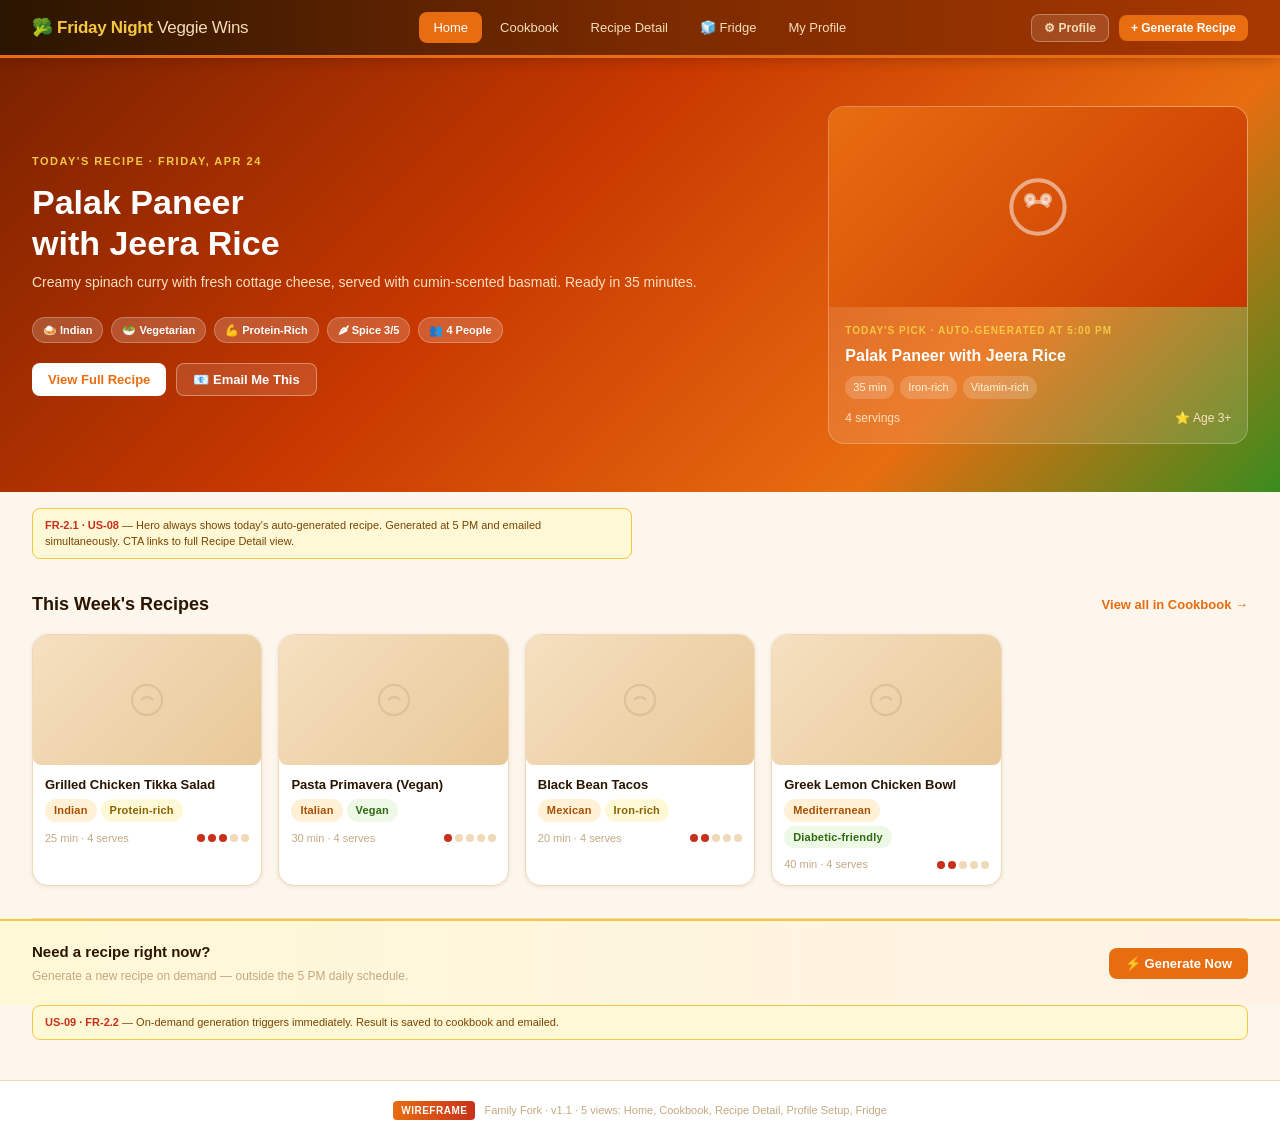
<file: documents/wireframe/index.html>
<!DOCTYPE html>
<html lang="en">
<head>
  <meta charset="UTF-8" />
  <meta name="viewport" content="width=device-width, initial-scale=1.0" />
  <title>Family Fork — Wireframe</title>
  <style>
    *, *::before, *::after { box-sizing: border-box; margin: 0; padding: 0; }

    :root {
      /* ── Food palette: yellow · orange · red · green ── */
      --bg: #fdf6ec;
      --surface: #ffffff;
      --border: #f0d9b8;
      --muted: #c4a882;
      --text: #2a1500;
      --text-secondary: #7a4e20;

      /* primary = fresh green */
      --accent: #3a8c1e;
      --accent-light: #eef8e6;
      --accent-muted: #82c44a;

      /* orange – cuisine / nav highlight */
      --orange: #e86d10;
      --orange-light: #fff3e6;
      --orange-muted: #f5a455;

      /* red – spice / alert */
      --red: #c8301a;
      --red-light: #fdeae6;
      --red-muted: #e8735a;

      /* yellow – nutrition / highlight */
      --yellow: #e8a800;
      --yellow-light: #fff8d6;
      --yellow-muted: #f5c842;

      /* tag colours */
      --tag-cuisine: #fff0d6;
      --tag-cuisine-text: #a85000;
      --tag-nutrition: #fff8d6;
      --tag-nutrition-text: #8a6200;
      --tag-diet: #eef8e6;
      --tag-diet-text: #2d6a10;

      --radius: 8px;
      --radius-lg: 16px;
      --shadow: 0 1px 4px rgba(60,20,0,0.09);
      --shadow-md: 0 4px 18px rgba(60,20,0,0.13);
    }

    body {
      font-family: -apple-system, BlinkMacSystemFont, 'Segoe UI', sans-serif;
      background: var(--bg);
      color: var(--text);
      font-size: 14px;
      line-height: 1.5;
    }

    /* ── NAV ── */
    nav {
      background: linear-gradient(90deg, #2a1500 0%, #7a2a00 50%, #a83800 100%);
      border-bottom: 3px solid var(--orange);
      padding: 0 32px;
      height: 58px;
      display: flex;
      align-items: center;
      justify-content: space-between;
      position: sticky;
      top: 0;
      z-index: 100;
      box-shadow: 0 2px 12px rgba(60,20,0,0.28);
    }
    .nav-logo {
      font-weight: 800;
      font-size: 17px;
      color: var(--yellow-muted);
      letter-spacing: -0.3px;
    }
    .nav-logo span { color: #f5ddb8; font-weight: 500; }
    .nav-links {
      display: flex;
      gap: 4px;
    }
    .nav-links button {
      background: none;
      border: none;
      padding: 8px 14px;
      border-radius: var(--radius);
      cursor: pointer;
      font-size: 13px;
      color: #f5ddb8;
      font-weight: 500;
      transition: background 0.15s, color 0.15s;
    }
    .nav-links button:hover { background: rgba(255,255,255,0.12); color: #fff; }
    .nav-links button.active { background: var(--orange); color: #fff; }
    .nav-right { display: flex; align-items: center; gap: 10px; }
    .btn {
      display: inline-flex; align-items: center; gap: 6px;
      padding: 8px 16px; border-radius: var(--radius);
      font-size: 13px; font-weight: 600; cursor: pointer;
      border: none; transition: opacity 0.15s;
    }
    .btn:hover { opacity: 0.88; }
    .btn-primary { background: var(--orange); color: #fff; }
    .btn-outline { background: rgba(255,255,255,0.12); border: 1px solid rgba(255,255,255,0.3); color: #f5ddb8; }
    .btn-sm { padding: 6px 12px; font-size: 12px; }

    /* ── PAGE SHELL ── */
    .page { display: none; }
    .page.active { display: block; }

    /* ── TAGS ── */
    .tag {
      display: inline-block; padding: 3px 9px; border-radius: 99px;
      font-size: 11px; font-weight: 600; letter-spacing: 0.2px;
    }
    .tag-cuisine { background: var(--tag-cuisine); color: var(--tag-cuisine-text); }
    .tag-nutrition { background: var(--tag-nutrition); color: var(--tag-nutrition-text); }
    .tag-diet { background: var(--tag-diet); color: var(--tag-diet-text); }
    .tag-spice { background: var(--red-light); color: var(--red); }

    /* ── SPICE DOTS ── */
    .spice { display: inline-flex; gap: 3px; align-items: center; }
    .spice-dot {
      width: 8px; height: 8px; border-radius: 50%;
      background: var(--border);
    }
    .spice-dot.filled { background: var(--red); }

    /* ── PLACEHOLDER IMAGE ── */
    .img-placeholder {
      background: linear-gradient(135deg, #f5e0c0 0%, #e8c898 100%);
      display: flex; align-items: center; justify-content: center;
      color: var(--muted); font-size: 11px; font-weight: 500;
      border-radius: var(--radius);
      overflow: hidden; flex-shrink: 0;
    }
    .img-placeholder svg { opacity: 0.4; }

    /* ══════════════════════════════════
       PAGE 1 — HOMEPAGE
    ══════════════════════════════════ */
    .home-hero {
      background: linear-gradient(135deg, #7a2200 0%, #c83800 40%, #e86d10 75%, #3a8c1e 100%);
      color: #fff;
      padding: 48px 32px;
      display: grid;
      grid-template-columns: 1fr 420px;
      gap: 40px;
      align-items: center;
    }
    .hero-eyebrow {
      font-size: 11px; font-weight: 700; letter-spacing: 1.5px;
      text-transform: uppercase; color: var(--yellow-muted); margin-bottom: 12px;
    }
    .hero-title { font-size: 34px; font-weight: 800; line-height: 1.2; margin-bottom: 8px; }
    .hero-sub { font-size: 14px; color: #fde0c0; margin-bottom: 24px; }
    .hero-meta { display: flex; gap: 8px; flex-wrap: wrap; margin-bottom: 20px; }
    .hero-tag {
      background: rgba(255,255,255,0.18); color: #fff;
      padding: 4px 10px; border-radius: 99px; font-size: 11px; font-weight: 600;
      border: 1px solid rgba(255,255,255,0.25);
    }
    .hero-actions { display: flex; gap: 10px; }
    .btn-white { background: #fff; color: var(--orange); font-weight: 700; }
    .btn-ghost { background: rgba(255,255,255,0.12); color: #fff; border: 1px solid rgba(255,255,255,0.35); }
    .hero-card {
      background: rgba(255,255,255,0.12);
      border: 1px solid rgba(255,255,255,0.25);
      border-radius: var(--radius-lg);
      overflow: hidden;
      backdrop-filter: blur(10px);
    }
    .hero-card-img {
      height: 200px;
      background: linear-gradient(135deg, #e86d10, #c83800);
      display: flex; align-items: center; justify-content: center;
    }
    .hero-card-body { padding: 16px; }
    .hero-card-label { font-size: 10px; font-weight: 700; letter-spacing: 1px; text-transform: uppercase; color: var(--yellow-muted); margin-bottom: 6px; }
    .hero-card-title { font-size: 16px; font-weight: 700; margin-bottom: 8px; }
    .hero-card-tags { display: flex; gap: 6px; flex-wrap: wrap; margin-bottom: 10px; }
    .hero-card-tag { background: rgba(255,255,255,0.18); color: #fff3d6; padding: 3px 8px; border-radius: 99px; font-size: 11px; }
    .hero-card-footer { display: flex; justify-content: space-between; align-items: center; font-size: 12px; color: #fde0c0; }

    .home-section { padding: 32px; }
    .section-header {
      display: flex; justify-content: space-between; align-items: center; margin-bottom: 16px;
    }
    .section-title { font-size: 18px; font-weight: 700; }
    .section-link { font-size: 13px; color: var(--orange); font-weight: 600; cursor: pointer; background: none; border: none; }
    .section-link:hover { text-decoration: underline; color: var(--red); }

    .recipe-grid {
      display: grid;
      grid-template-columns: repeat(auto-fill, minmax(200px, 1fr));
      gap: 16px;
    }
    .recipe-card {
      background: var(--surface);
      border: 1px solid var(--border);
      border-radius: var(--radius-lg);
      overflow: hidden;
      cursor: pointer;
      transition: box-shadow 0.15s, transform 0.15s;
      box-shadow: var(--shadow);
    }
    .recipe-card:hover { box-shadow: var(--shadow-md); transform: translateY(-2px); border-color: var(--orange-muted); }
    .recipe-card-img { height: 130px; }
    .recipe-card-body { padding: 12px; }
    .recipe-card-title { font-size: 13px; font-weight: 700; margin-bottom: 6px; line-height: 1.3; }
    .recipe-card-tags { display: flex; gap: 4px; flex-wrap: wrap; margin-bottom: 8px; }
    .recipe-card-meta { display: flex; justify-content: space-between; align-items: center; font-size: 11px; color: var(--muted); }

    .divider { height: 1px; background: var(--border); margin: 0 32px; }

    /* ══════════════════════════════════
       PAGE 2 — COOKBOOK
    ══════════════════════════════════ */
    .cookbook-header {
      background: var(--surface);
      border-bottom: 1px solid var(--border);
      padding: 20px 32px;
    }
    .cookbook-title-row { display: flex; justify-content: space-between; align-items: center; margin-bottom: 14px; }
    .cookbook-title { font-size: 22px; font-weight: 800; }
    .cookbook-count { font-size: 13px; color: var(--muted); font-weight: 500; }
    .search-bar {
      display: flex; align-items: center; gap: 10px;
      background: var(--bg); border: 1px solid var(--border);
      border-radius: var(--radius); padding: 10px 14px;
    }
    .search-bar input {
      flex: 1; border: none; background: none; font-size: 13px; outline: none; color: var(--text);
    }
    .search-bar input::placeholder { color: var(--muted); }
    .search-icon { color: var(--muted); flex-shrink: 0; }

    /* active filter pills strip */
    .active-filters-strip {
      display: flex; align-items: center; gap: 8px; flex-wrap: wrap;
      padding: 10px 32px; background: var(--yellow-light);
      border-bottom: 2px solid var(--yellow-muted);
      font-size: 12px;
    }
    .active-filters-strip.hidden { display: none; }
    .active-pill {
      display: inline-flex; align-items: center; gap: 5px;
      background: var(--surface); border: 1px solid var(--orange-muted);
      color: var(--orange); padding: 4px 10px; border-radius: 99px;
      font-size: 11px; font-weight: 600; cursor: pointer;
    }
    .active-pill:hover { background: var(--red-light); border-color: var(--red); color: var(--red); }
    .clear-all-btn {
      margin-left: auto; font-size: 12px; font-weight: 700; color: var(--red);
      background: none; border: none; cursor: pointer; text-decoration: underline;
    }

    /* two-column layout */
    .cookbook-layout {
      display: grid;
      grid-template-columns: 240px 1fr;
      align-items: start;
      min-height: calc(100vh - 120px);
    }

    /* ── LEFT FILTER PANEL ── */
    .filter-panel {
      background: var(--surface);
      border-right: 1px solid var(--border);
      padding: 0;
      position: sticky;
      top: 56px;
      height: calc(100vh - 56px);
      overflow-y: auto;
    }
    .filter-panel-header {
      display: flex; justify-content: space-between; align-items: center;
      padding: 14px 16px 10px;
      border-bottom: 1px solid var(--border);
    }
    .filter-panel-title { font-size: 13px; font-weight: 800; text-transform: uppercase; letter-spacing: 0.6px; color: var(--red); }
    .filter-clear-all {
      font-size: 11px; color: var(--orange); font-weight: 600;
      background: none; border: none; cursor: pointer;
    }
    .filter-clear-all:hover { text-decoration: underline; color: var(--red); }

    /* collapsible filter group */
    .filter-group { border-bottom: 1px solid var(--border); }
    .filter-group-header {
      display: flex; justify-content: space-between; align-items: center;
      padding: 11px 16px; cursor: pointer;
      user-select: none;
      background: none; border: none; width: 100%; text-align: left;
      transition: background 0.12s;
    }
    .filter-group-header:hover { background: var(--orange-light); }
    .filter-group-label {
      font-size: 12px; font-weight: 700; color: var(--text);
      display: flex; align-items: center; gap: 7px;
    }
    .filter-group-count {
      background: var(--orange); color: #fff;
      font-size: 10px; font-weight: 700; padding: 1px 6px;
      border-radius: 99px; display: none;
    }
    .filter-group-count.visible { display: inline-block; }
    .filter-chevron {
      font-size: 10px; color: var(--muted); transition: transform 0.2s;
    }
    .filter-group.open .filter-chevron { transform: rotate(180deg); }
    .filter-group-body {
      padding: 4px 16px 12px;
      display: none;
    }
    .filter-group.open .filter-group-body { display: block; }

    /* checkbox row */
    .filter-option {
      display: flex; align-items: center; gap: 9px;
      padding: 5px 0; cursor: pointer;
    }
    .filter-option input[type="checkbox"] {
      width: 15px; height: 15px; accent-color: var(--accent);
      cursor: pointer; flex-shrink: 0; border-radius: 3px;
    }
    .filter-option-label {
      font-size: 12px; color: var(--text-secondary);
      flex: 1; cursor: pointer;
    }
    .filter-option-badge {
      font-size: 10px; color: var(--muted);
      background: var(--bg); padding: 1px 6px;
      border-radius: 4px; font-weight: 600;
    }
    .filter-option:hover .filter-option-label { color: var(--orange); }

    /* spice range in panel */
    .panel-range-wrap { padding: 4px 0 8px; }
    .panel-range-labels { display: flex; justify-content: space-between; font-size: 10px; color: var(--muted); margin-top: 4px; }
    .panel-range-val { font-size: 12px; font-weight: 700; color: var(--red); margin-bottom: 6px; }
    .panel-range { width: 100%; accent-color: var(--red); }

    /* people / age inputs in panel */
    .panel-inputs { display: flex; gap: 8px; margin-top: 4px; }
    .panel-input-wrap { flex: 1; }
    .panel-input-wrap label { font-size: 10px; color: var(--muted); font-weight: 600; display: block; margin-bottom: 3px; }
    .panel-input-wrap input {
      width: 100%; padding: 6px 8px; border: 1px solid var(--border);
      border-radius: var(--radius); font-size: 12px; outline: none;
    }
    .panel-input-wrap input:focus { border-color: var(--accent); }

    /* ── COOKBOOK MAIN ── */
    .cookbook-main { padding: 20px 24px; }
    .cookbook-main-header {
      display: flex; justify-content: space-between; align-items: center; margin-bottom: 16px;
    }
    .cookbook-results-label { font-size: 13px; color: var(--text-secondary); }
    .cookbook-sort {
      display: flex; align-items: center; gap: 6px;
      font-size: 12px; color: var(--text-secondary);
    }
    .cookbook-sort select {
      font-size: 12px; border: 1px solid var(--border);
      border-radius: var(--radius); padding: 4px 8px; outline: none;
      background: var(--surface); color: var(--text);
    }

    .category-section { margin-bottom: 28px; }
    .category-row {
      display: grid;
      grid-template-columns: repeat(3, 1fr);
      gap: 14px;
    }

    .filter-chip {
      padding: 6px 12px; border-radius: 99px; font-size: 12px; font-weight: 600;
      cursor: pointer; border: 1px solid var(--border); background: var(--surface);
      color: var(--text-secondary); transition: all 0.15s;
    }
    .filter-chip:hover { border-color: var(--accent); color: var(--accent); }
    .filter-chip.active { background: var(--accent); color: #fff; border-color: var(--accent); }

    /* ══════════════════════════════════
       PAGE 3 — RECIPE DETAIL
    ══════════════════════════════════ */
    .recipe-detail { max-width: 800px; margin: 0 auto; padding: 32px; }
    .recipe-back {
      display: inline-flex; align-items: center; gap: 6px;
      font-size: 13px; color: var(--text-secondary); cursor: pointer;
      margin-bottom: 20px; background: none; border: none; font-weight: 500;
    }
    .recipe-back:hover { color: var(--accent); }
    .recipe-detail-img {
      width: 100%; height: 300px; border-radius: var(--radius-lg);
      margin-bottom: 24px;
      background: linear-gradient(135deg, #e86d10, #c83800, #3a8c1e);
      display: flex; align-items: center; justify-content: center;
    }
    .recipe-detail-header { margin-bottom: 20px; }
    .recipe-detail-title { font-size: 26px; font-weight: 800; margin-bottom: 10px; line-height: 1.2; }
    .recipe-detail-tags { display: flex; gap: 6px; flex-wrap: wrap; margin-bottom: 14px; }
    .recipe-detail-stats {
      display: grid; grid-template-columns: repeat(4, 1fr);
      gap: 12px; margin-bottom: 24px;
    }
    .stat-card {
      background: var(--surface); border: 1px solid var(--border);
      border-radius: var(--radius); padding: 12px; text-align: center;
    }
    .stat-label { font-size: 10px; color: var(--muted); font-weight: 600; text-transform: uppercase; letter-spacing: 0.5px; margin-bottom: 4px; }
    .stat-value { font-size: 16px; font-weight: 700; }
    .stat-unit { font-size: 11px; color: var(--muted); }

    .serving-adjuster {
      display: flex; align-items: center; gap: 12px;
      background: var(--surface); border: 1px solid var(--border);
      border-radius: var(--radius); padding: 10px 16px;
      margin-bottom: 24px; width: fit-content;
    }
    .serving-adjuster span { font-size: 13px; font-weight: 600; }
    .adj-btn {
      width: 28px; height: 28px; border-radius: 50%; border: 1px solid var(--border);
      background: var(--bg); cursor: pointer; font-size: 16px; font-weight: 700;
      display: flex; align-items: center; justify-content: center;
      color: var(--text); transition: background 0.15s;
    }
    .adj-btn:hover { background: var(--yellow-light); border-color: var(--yellow-muted); }
    .adj-count { font-size: 16px; font-weight: 700; min-width: 20px; text-align: center; }

    .recipe-section-title {
      font-size: 16px; font-weight: 700; margin-bottom: 12px;
      padding-bottom: 8px; border-bottom: 3px solid var(--orange-light);
      color: var(--orange);
    }
    .ingredient-list { list-style: none; margin-bottom: 28px; }
    .ingredient-item {
      display: flex; justify-content: space-between; align-items: center;
      padding: 9px 0; border-bottom: 1px solid var(--bg);
      font-size: 13px;
    }
    .ingredient-item:last-child { border-bottom: none; }
    .ingredient-qty { color: var(--muted); font-weight: 600; font-size: 12px; }

    .steps-list { list-style: none; margin-bottom: 28px; }
    .step-item { display: flex; gap: 14px; margin-bottom: 16px; }
    .step-num {
      width: 28px; height: 28px; border-radius: 50%;
      background: linear-gradient(135deg, var(--orange), var(--red));
      color: #fff;
      display: flex; align-items: center; justify-content: center;
      font-size: 12px; font-weight: 700; flex-shrink: 0; margin-top: 1px;
    }
    .step-text { font-size: 13px; line-height: 1.6; padding-top: 4px; }

    .allergen-box {
      background: var(--yellow-light); border: 2px solid var(--yellow-muted);
      border-left: 4px solid var(--orange);
      border-radius: var(--radius); padding: 14px 16px;
      font-size: 12px; color: #7a3800; margin-bottom: 24px;
    }
    .allergen-box strong { display: block; margin-bottom: 4px; color: var(--orange); }

    /* ══════════════════════════════════
       PAGE 4 — PROFILE SETUP
    ══════════════════════════════════ */
    .profile-page { max-width: 640px; margin: 0 auto; padding: 32px; }
    .profile-title { font-size: 22px; font-weight: 800; margin-bottom: 6px; }
    .profile-sub { font-size: 13px; color: var(--text-secondary); margin-bottom: 28px; }

    .form-section {
      background: var(--surface); border: 1px solid var(--border);
      border-radius: var(--radius-lg); padding: 20px; margin-bottom: 16px;
    }
    .form-section-title {
      font-size: 13px; font-weight: 700; color: var(--text);
      margin-bottom: 4px; display: flex; align-items: center; gap: 8px;
    }
    .form-section-sub { font-size: 12px; color: var(--muted); margin-bottom: 14px; }
    .chip-group { display: flex; gap: 8px; flex-wrap: wrap; }
    .chip {
      padding: 7px 14px; border-radius: 99px; font-size: 12px; font-weight: 600;
      cursor: pointer; border: 1.5px solid var(--border); background: var(--surface);
      color: var(--text-secondary); transition: all 0.15s; user-select: none;
    }
    .chip:hover { border-color: var(--orange); color: var(--orange); }
    .chip.selected { background: var(--orange-light); color: var(--orange); border-color: var(--orange-muted); }

    .spice-slider-row { display: flex; align-items: center; gap: 16px; }
    .spice-labels { display: flex; justify-content: space-between; font-size: 11px; color: var(--muted); margin-top: 6px; }
    input[type="range"] {
      flex: 1; accent-color: var(--red); height: 4px;
    }
    .spice-value {
      width: 36px; height: 36px; border-radius: 50%;
      background: linear-gradient(135deg, var(--orange), var(--red));
      color: #fff;
      display: flex; align-items: center; justify-content: center;
      font-size: 15px; font-weight: 700; flex-shrink: 0;
    }

    .num-inputs { display: flex; gap: 16px; }
    .num-field { flex: 1; }
    .num-field label { display: block; font-size: 12px; font-weight: 600; color: var(--text-secondary); margin-bottom: 6px; }
    .num-field input {
      width: 100%; padding: 10px 12px; border: 1.5px solid var(--border);
      border-radius: var(--radius); font-size: 14px; outline: none;
      transition: border-color 0.15s;
    }
    .num-field input:focus { border-color: var(--orange); }

    .profile-preview {
      background: var(--yellow-light); border: 2px solid var(--yellow-muted);
      border-radius: var(--radius-lg); padding: 16px 20px; margin-bottom: 20px;
    }
    .preview-label { font-size: 11px; font-weight: 700; text-transform: uppercase; letter-spacing: 0.8px; color: var(--orange); margin-bottom: 8px; }
    .preview-text { font-size: 13px; color: var(--text); line-height: 1.6; }
    .preview-text strong { color: var(--red); }

    .profile-actions { display: flex; gap: 10px; justify-content: flex-end; }

    /* ══════════════════════════════════
       ANNOTATION LAYER
    ══════════════════════════════════ */
    .annotation {
      display: inline-flex; align-items: center; justify-content: center;
      width: 20px; height: 20px; border-radius: 50%;
      background: #f59e0b; color: #fff;
      font-size: 11px; font-weight: 700;
      cursor: help; flex-shrink: 0;
    }
    .annotation-block {
      background: var(--yellow-light); border: 1px solid var(--yellow-muted);
      border-radius: var(--radius); padding: 8px 12px;
      font-size: 11px; color: #7a4400; margin-top: 8px;
      line-height: 1.5;
    }
    .annotation-block strong { color: var(--red); }

    /* ══════════════════════════════════
       PAGE 5 — FRIDGE
    ══════════════════════════════════ */
    .fridge-page { max-width: 720px; margin: 0 auto; padding: 32px; }

    .fridge-header {
      display: flex; align-items: flex-start; gap: 16px; margin-bottom: 28px;
    }
    .fridge-header-icon {
      font-size: 40px; line-height: 1; flex-shrink: 0;
    }
    .fridge-title { font-size: 22px; font-weight: 800; margin-bottom: 4px; }
    .fridge-sub { font-size: 13px; color: var(--text-secondary); line-height: 1.6; }

    .fridge-input-section {
      background: var(--surface); border: 1px solid var(--border);
      border-radius: var(--radius-lg); padding: 20px; margin-bottom: 16px;
    }
    .fridge-section-step {
      font-size: 10px; font-weight: 800; text-transform: uppercase;
      letter-spacing: 1px; color: var(--orange); margin-bottom: 4px;
    }
    .fridge-input-label { font-size: 14px; font-weight: 700; margin-bottom: 4px; }
    .fridge-input-hint { font-size: 12px; color: var(--muted); margin-bottom: 12px; }

    .fridge-input-row { display: flex; gap: 8px; margin-bottom: 6px; }
    .fridge-input {
      flex: 1; padding: 10px 14px; border: 1.5px solid var(--border);
      border-radius: var(--radius); font-size: 13px; outline: none;
      transition: border-color 0.15s;
    }
    .fridge-input:focus { border-color: var(--orange); }
    .fridge-hint { font-size: 11px; color: var(--muted); margin-bottom: 12px; }

    .fridge-chips { display: flex; gap: 8px; flex-wrap: wrap; margin-bottom: 14px; min-height: 10px; }
    .fridge-chip {
      display: inline-flex; align-items: center; gap: 6px;
      background: var(--orange-light); color: var(--orange);
      border: 1.5px solid var(--orange-muted);
      padding: 5px 10px; border-radius: 99px; font-size: 12px; font-weight: 600;
    }
    .fridge-chip-remove {
      background: none; border: none; color: var(--orange);
      cursor: pointer; font-size: 11px; padding: 0; line-height: 1;
    }

    .fridge-suggestions { display: flex; flex-wrap: wrap; gap: 6px; align-items: center; }
    .fridge-suggestions-label {
      font-size: 10px; font-weight: 700; text-transform: uppercase;
      letter-spacing: 0.8px; color: var(--text-secondary);
      width: 100%; margin-bottom: 2px;
    }
    .suggestion-chip {
      background: var(--surface); border: 1px solid var(--border);
      padding: 5px 12px; border-radius: 99px; font-size: 12px;
      color: var(--text-secondary); cursor: pointer;
      transition: all 0.12s;
    }
    .suggestion-chip:hover { border-color: var(--orange); color: var(--orange); background: var(--orange-light); }

    /* option chips — single-select (sauce / cuisine) */
    .fridge-option-chips { display: flex; gap: 8px; flex-wrap: wrap; }
    .fridge-option-chip {
      display: inline-flex; align-items: center; gap: 7px;
      background: var(--surface); border: 1.5px solid var(--border);
      padding: 8px 14px; border-radius: var(--radius-lg);
      font-size: 13px; font-weight: 600; color: var(--text-secondary);
      cursor: pointer; transition: all 0.15s;
    }
    .fridge-option-chip:hover { border-color: var(--orange-muted); color: var(--orange); }
    .fridge-option-chip.selected { background: var(--orange-light); border: 2px solid var(--orange); color: var(--orange); }
    .option-chip-emoji { font-size: 16px; }
    .fridge-optional { font-size: 11px; font-weight: 400; color: var(--muted); }

    /* generate row */
    .fridge-generate-row {
      display: flex; align-items: center; justify-content: space-between;
      gap: 16px; margin-bottom: 20px;
    }
    .fridge-count-msg { font-size: 13px; color: var(--muted); }
    .fridge-count-msg.ready { color: var(--accent); font-weight: 600; }

    /* result card */
    .fridge-result { margin-top: 4px; }
    .fridge-result-card {
      background: var(--surface); border: 1px solid var(--border);
      border-radius: var(--radius-lg); overflow: hidden;
      box-shadow: var(--shadow-md);
      display: flex;
    }
    .fridge-result-img {
      width: 180px; min-height: 180px; flex-shrink: 0;
      background: linear-gradient(135deg, #f5e0c0, #e8c898);
      display: flex; align-items: center; justify-content: center;
      font-size: 48px;
    }
    .fridge-result-body { padding: 20px; flex: 1; }
    .fridge-result-eyebrow {
      font-size: 10px; font-weight: 700; text-transform: uppercase;
      letter-spacing: 1px; color: var(--orange); margin-bottom: 6px;
    }
    .fridge-result-title { font-size: 20px; font-weight: 800; margin-bottom: 8px; }
    .fridge-result-desc { font-size: 13px; color: var(--text-secondary); line-height: 1.6; margin-bottom: 12px; }
    .fridge-matched { display: flex; flex-wrap: wrap; gap: 6px; align-items: center; margin-bottom: 12px; }
    .fridge-matched-label { font-size: 11px; font-weight: 700; color: var(--text-secondary); margin-right: 2px; }
    .fridge-match-badge {
      background: var(--accent-light); color: #1e6a10;
      border: 1px solid var(--accent-muted);
      padding: 3px 10px; border-radius: 99px; font-size: 11px; font-weight: 700;
    }
    .fridge-result-meta { display: flex; gap: 16px; font-size: 12px; color: var(--muted); margin-bottom: 14px; }
    .fridge-result-actions { display: flex; gap: 8px; }

    /* ══════════════════════════════════
       FOOTER WIREFRAME NOTE
    ══════════════════════════════════ */
    .wf-note {
      text-align: center; padding: 20px; font-size: 11px;
      color: var(--muted); border-top: 1px solid var(--border);
      background: var(--surface); margin-top: 40px;
    }
    .wf-badge {
      display: inline-block;
      background: linear-gradient(90deg, var(--orange), var(--red));
      color: #fff;
      padding: 2px 8px; border-radius: 4px; font-weight: 700; font-size: 10px;
      margin-right: 6px; letter-spacing: 0.5px;
    }
  </style>
</head>
<body>

<!-- ── NAVIGATION ── -->
<nav>
  <div class="nav-logo">🥦 Friday Night <span>Veggie Wins</span></div>
  <div class="nav-links">
    <button class="active" onclick="showPage('home', this)">Home</button>
    <button onclick="showPage('cookbook', this)">Cookbook</button>
    <button onclick="showPage('detail', this)">Recipe Detail</button>
    <button onclick="showPage('fridge', this)">🧊 Fridge</button>
    <button onclick="showPage('profile', this)">My Profile</button>
  </div>
  <div class="nav-right">
    <button class="btn btn-outline btn-sm" onclick="showPage('profile', document.querySelector('.nav-links button:last-child'))">
      ⚙ Profile
    </button>
    <button class="btn btn-primary btn-sm" onclick="showPage('home', document.querySelector('.nav-links button:first-child'))">
      + Generate Recipe
    </button>
  </div>
</nav>

<!-- ══════════════════════════════════
     PAGE 1 — HOMEPAGE
══════════════════════════════════ -->
<div id="page-home" class="page active">

  <!-- Hero: Today's Recipe -->
  <div class="home-hero">
    <div>
      <div class="hero-eyebrow">Today's Recipe · Friday, Apr 24</div>
      <h1 class="hero-title">Palak Paneer<br>with Jeera Rice</h1>
      <p class="hero-sub">Creamy spinach curry with fresh cottage cheese, served with cumin-scented basmati. Ready in 35 minutes.</p>
      <div class="hero-meta">
        <span class="hero-tag">🍛 Indian</span>
        <span class="hero-tag">🥗 Vegetarian</span>
        <span class="hero-tag">💪 Protein-Rich</span>
        <span class="hero-tag">🌶 Spice 3/5</span>
        <span class="hero-tag">👥 4 People</span>
      </div>
      <div class="hero-actions">
        <button class="btn btn-white" onclick="showPage('detail', document.querySelectorAll('.nav-links button')[2])">View Full Recipe</button>
        <button class="btn btn-ghost">📧 Email Me This</button>
      </div>
    </div>
    <div class="hero-card">
      <div class="hero-card-img">
        <svg width="64" height="64" viewBox="0 0 24 24" fill="none" stroke="rgba(255,255,255,0.5)" stroke-width="1.5">
          <path d="M12 2C6.48 2 2 6.48 2 12s4.48 10 10 10 10-4.48 10-10S17.52 2 12 2z"/>
          <path d="M8 12s1.5-2 4-2 4 2 4 2"/>
          <circle cx="9" cy="9" r="1.5" fill="rgba(255,255,255,0.5)"/>
          <circle cx="15" cy="9" r="1.5" fill="rgba(255,255,255,0.5)"/>
        </svg>
      </div>
      <div class="hero-card-body">
        <div class="hero-card-label">Today's Pick · Auto-generated at 5:00 PM</div>
        <div class="hero-card-title">Palak Paneer with Jeera Rice</div>
        <div class="hero-card-tags">
          <span class="hero-card-tag">35 min</span>
          <span class="hero-card-tag">Iron-rich</span>
          <span class="hero-card-tag">Vitamin-rich</span>
        </div>
        <div class="hero-card-footer">
          <span>4 servings</span>
          <span>⭐ Age 3+</span>
        </div>
      </div>
    </div>
  </div>

  <div class="annotation-block" style="margin: 16px 32px 0; max-width: 600px;">
    <strong>FR-2.1 · US-08</strong> — Hero always shows today's auto-generated recipe. Generated at 5 PM and emailed simultaneously. CTA links to full Recipe Detail view.
  </div>

  <!-- Recent Recipes -->
  <div class="home-section">
    <div class="section-header">
      <h2 class="section-title">This Week's Recipes</h2>
      <button class="section-link" onclick="showPage('cookbook', document.querySelectorAll('.nav-links button')[1])">View all in Cookbook →</button>
    </div>
    <div class="recipe-grid">
      <!-- Card 1 -->
      <div class="recipe-card" onclick="showPage('detail', document.querySelectorAll('.nav-links button')[2])">
        <div class="img-placeholder recipe-card-img">
          <svg width="36" height="36" viewBox="0 0 24 24" fill="none" stroke="currentColor" stroke-width="1.5"><circle cx="12" cy="12" r="10"/><path d="M8 12s1.5-2 4-2 4 2 4 2"/></svg>
        </div>
        <div class="recipe-card-body">
          <div class="recipe-card-title">Grilled Chicken Tikka Salad</div>
          <div class="recipe-card-tags">
            <span class="tag tag-cuisine">Indian</span>
            <span class="tag tag-nutrition">Protein-rich</span>
          </div>
          <div class="recipe-card-meta">
            <span>25 min · 4 serves</span>
            <div class="spice"><div class="spice-dot filled"></div><div class="spice-dot filled"></div><div class="spice-dot filled"></div><div class="spice-dot"></div><div class="spice-dot"></div></div>
          </div>
        </div>
      </div>
      <!-- Card 2 -->
      <div class="recipe-card" onclick="showPage('detail', document.querySelectorAll('.nav-links button')[2])">
        <div class="img-placeholder recipe-card-img">
          <svg width="36" height="36" viewBox="0 0 24 24" fill="none" stroke="currentColor" stroke-width="1.5"><circle cx="12" cy="12" r="10"/><path d="M8 12s1.5-2 4-2 4 2 4 2"/></svg>
        </div>
        <div class="recipe-card-body">
          <div class="recipe-card-title">Pasta Primavera (Vegan)</div>
          <div class="recipe-card-tags">
            <span class="tag tag-cuisine">Italian</span>
            <span class="tag tag-diet">Vegan</span>
          </div>
          <div class="recipe-card-meta">
            <span>30 min · 4 serves</span>
            <div class="spice"><div class="spice-dot filled"></div><div class="spice-dot"></div><div class="spice-dot"></div><div class="spice-dot"></div><div class="spice-dot"></div></div>
          </div>
        </div>
      </div>
      <!-- Card 3 -->
      <div class="recipe-card" onclick="showPage('detail', document.querySelectorAll('.nav-links button')[2])">
        <div class="img-placeholder recipe-card-img">
          <svg width="36" height="36" viewBox="0 0 24 24" fill="none" stroke="currentColor" stroke-width="1.5"><circle cx="12" cy="12" r="10"/><path d="M8 12s1.5-2 4-2 4 2 4 2"/></svg>
        </div>
        <div class="recipe-card-body">
          <div class="recipe-card-title">Black Bean Tacos</div>
          <div class="recipe-card-tags">
            <span class="tag tag-cuisine">Mexican</span>
            <span class="tag tag-nutrition">Iron-rich</span>
          </div>
          <div class="recipe-card-meta">
            <span>20 min · 4 serves</span>
            <div class="spice"><div class="spice-dot filled"></div><div class="spice-dot filled"></div><div class="spice-dot"></div><div class="spice-dot"></div><div class="spice-dot"></div></div>
          </div>
        </div>
      </div>
      <!-- Card 4 -->
      <div class="recipe-card" onclick="showPage('detail', document.querySelectorAll('.nav-links button')[2])">
        <div class="img-placeholder recipe-card-img">
          <svg width="36" height="36" viewBox="0 0 24 24" fill="none" stroke="currentColor" stroke-width="1.5"><circle cx="12" cy="12" r="10"/><path d="M8 12s1.5-2 4-2 4 2 4 2"/></svg>
        </div>
        <div class="recipe-card-body">
          <div class="recipe-card-title">Greek Lemon Chicken Bowl</div>
          <div class="recipe-card-tags">
            <span class="tag tag-cuisine">Mediterranean</span>
            <span class="tag tag-diet">Diabetic-friendly</span>
          </div>
          <div class="recipe-card-meta">
            <span>40 min · 4 serves</span>
            <div class="spice"><div class="spice-dot filled"></div><div class="spice-dot filled"></div><div class="spice-dot"></div><div class="spice-dot"></div><div class="spice-dot"></div></div>
          </div>
        </div>
      </div>
    </div>
  </div>

  <div class="divider"></div>

  <!-- On-Demand -->
  <div class="home-section" style="display:flex; align-items:center; justify-content:space-between; background: linear-gradient(90deg, var(--yellow-light), var(--orange-light)); border-top: 2px solid var(--yellow-muted); padding: 20px 32px;">
    <div>
      <div style="font-size:15px; font-weight:700; margin-bottom:4px;">Need a recipe right now?</div>
      <div style="font-size:12px; color:var(--muted);">Generate a new recipe on demand — outside the 5 PM daily schedule.</div>
    </div>
    <button class="btn btn-primary">⚡ Generate Now</button>
  </div>

  <div class="annotation-block" style="margin: 0 32px 32px;">
    <strong>US-09 · FR-2.2</strong> — On-demand generation triggers immediately. Result is saved to cookbook and emailed.
  </div>

</div>

<!-- ══════════════════════════════════
     PAGE 2 — COOKBOOK
══════════════════════════════════ -->
<div id="page-cookbook" class="page">

  <!-- Top bar: title + search -->
  <div class="cookbook-header">
    <div class="cookbook-title-row">
      <div>
        <h1 class="cookbook-title">My Cookbook</h1>
        <div class="cookbook-count">28 recipes · Last added today</div>
      </div>
      <button class="btn btn-primary">+ Generate Recipe</button>
    </div>
    <div class="search-bar">
      <svg class="search-icon" width="16" height="16" viewBox="0 0 24 24" fill="none" stroke="currentColor" stroke-width="2"><circle cx="11" cy="11" r="8"/><path d="M21 21l-4.35-4.35"/></svg>
      <input type="text" placeholder="Search by recipe name, ingredient, tag…" oninput="updateResultsLabel()" />
    </div>
  </div>

  <!-- Active filter pills strip -->
  <div class="active-filters-strip hidden" id="active-strip">
    <span style="font-size:11px; font-weight:700; color:var(--accent);">Active filters:</span>
    <span id="active-pills"></span>
    <button class="clear-all-btn" onclick="clearAllFilters()">Clear all</button>
  </div>

  <!-- Two-column layout -->
  <div class="cookbook-layout">

    <!-- ── LEFT FILTER PANEL ── -->
    <aside class="filter-panel">
      <div class="filter-panel-header">
        <span class="filter-panel-title">Filters</span>
        <button class="filter-clear-all" onclick="clearAllFilters()">Clear all</button>
      </div>

      <!-- Cuisine -->
      <div class="filter-group open" id="fg-cuisine">
        <button class="filter-group-header" onclick="toggleGroup('fg-cuisine')">
          <span class="filter-group-label">
            🍽 Cuisine
            <span class="filter-group-count" id="cnt-cuisine">0</span>
          </span>
          <span class="filter-chevron">▼</span>
        </button>
        <div class="filter-group-body">
          <label class="filter-option"><input type="checkbox" onchange="filterChanged(this,'cuisine')" /><span class="filter-option-label">🍛 Indian</span><span class="filter-option-badge">12</span></label>
          <label class="filter-option"><input type="checkbox" onchange="filterChanged(this,'cuisine')" /><span class="filter-option-label">🍝 Italian</span><span class="filter-option-badge">7</span></label>
          <label class="filter-option"><input type="checkbox" onchange="filterChanged(this,'cuisine')" /><span class="filter-option-label">🌮 Mexican</span><span class="filter-option-badge">5</span></label>
          <label class="filter-option"><input type="checkbox" onchange="filterChanged(this,'cuisine')" /><span class="filter-option-label">🫒 Mediterranean</span><span class="filter-option-badge">4</span></label>
        </div>
      </div>

      <!-- Dietary Restrictions -->
      <div class="filter-group open" id="fg-diet">
        <button class="filter-group-header" onclick="toggleGroup('fg-diet')">
          <span class="filter-group-label">
            🥦 Dietary Restrictions
            <span class="filter-group-count" id="cnt-diet">0</span>
          </span>
          <span class="filter-chevron">▼</span>
        </button>
        <div class="filter-group-body">
          <label class="filter-option"><input type="checkbox" onchange="filterChanged(this,'diet')" /><span class="filter-option-label">Vegetarian</span><span class="filter-option-badge">18</span></label>
          <label class="filter-option"><input type="checkbox" onchange="filterChanged(this,'diet')" /><span class="filter-option-label">Vegan</span><span class="filter-option-badge">9</span></label>
          <label class="filter-option"><input type="checkbox" onchange="filterChanged(this,'diet')" /><span class="filter-option-label">Chicken OK</span><span class="filter-option-badge">6</span></label>
          <label class="filter-option"><input type="checkbox" onchange="filterChanged(this,'diet')" /><span class="filter-option-label">Seafood OK</span><span class="filter-option-badge">3</span></label>
          <label class="filter-option"><input type="checkbox" onchange="filterChanged(this,'diet')" /><span class="filter-option-label">Any Meat OK</span><span class="filter-option-badge">4</span></label>
          <label class="filter-option"><input type="checkbox" onchange="filterChanged(this,'diet')" /><span class="filter-option-label">🩺 Diabetic-friendly</span><span class="filter-option-badge">11</span></label>
        </div>
      </div>

      <!-- Nutrition -->
      <div class="filter-group open" id="fg-nutrition">
        <button class="filter-group-header" onclick="toggleGroup('fg-nutrition')">
          <span class="filter-group-label">
            💊 Nutrition
            <span class="filter-group-count" id="cnt-nutrition">0</span>
          </span>
          <span class="filter-chevron">▼</span>
        </button>
        <div class="filter-group-body">
          <label class="filter-option"><input type="checkbox" onchange="filterChanged(this,'nutrition')" /><span class="filter-option-label">💪 Protein-rich</span><span class="filter-option-badge">10</span></label>
          <label class="filter-option"><input type="checkbox" onchange="filterChanged(this,'nutrition')" /><span class="filter-option-label">🩸 Iron-rich</span><span class="filter-option-badge">8</span></label>
          <label class="filter-option"><input type="checkbox" onchange="filterChanged(this,'nutrition')" /><span class="filter-option-label">🌿 Vitamin-rich</span><span class="filter-option-badge">6</span></label>
          <label class="filter-option"><input type="checkbox" onchange="filterChanged(this,'nutrition')" /><span class="filter-option-label">🚫 No-carb</span><span class="filter-option-badge">4</span></label>
          <label class="filter-option"><input type="checkbox" onchange="filterChanged(this,'nutrition')" /><span class="filter-option-label">⚖️ Balanced</span><span class="filter-option-badge">14</span></label>
          <label class="filter-option"><input type="checkbox" onchange="filterChanged(this,'nutrition')" /><span class="filter-option-label">🍬 Sugar-free</span><span class="filter-option-badge">7</span></label>
        </div>
      </div>

      <!-- Spice Level -->
      <div class="filter-group open" id="fg-spice">
        <button class="filter-group-header" onclick="toggleGroup('fg-spice')">
          <span class="filter-group-label">
            🌶 Spice Level
            <span class="filter-group-count" id="cnt-spice">0</span>
          </span>
          <span class="filter-chevron">▼</span>
        </button>
        <div class="filter-group-body">
          <div class="panel-range-wrap">
            <div class="panel-range-val">Up to: <span id="panel-spice-val">5</span> / 5</div>
            <input type="range" class="panel-range" min="1" max="5" value="5"
              oninput="document.getElementById('panel-spice-val').textContent=this.value; filterChanged(this,'spice')" />
            <div class="panel-range-labels">
              <span>1 Mild</span><span>2</span><span>3 Med</span><span>4</span><span>5 Hot</span>
            </div>
          </div>
        </div>
      </div>

      <!-- Number of People -->
      <div class="filter-group open" id="fg-people">
        <button class="filter-group-header" onclick="toggleGroup('fg-people')">
          <span class="filter-group-label">
            👥 Servings
            <span class="filter-group-count" id="cnt-people">0</span>
          </span>
          <span class="filter-chevron">▼</span>
        </button>
        <div class="filter-group-body">
          <label class="filter-option"><input type="checkbox" onchange="filterChanged(this,'people')" /><span class="filter-option-label">1–2 people</span><span class="filter-option-badge">5</span></label>
          <label class="filter-option"><input type="checkbox" onchange="filterChanged(this,'people')" /><span class="filter-option-label">3–4 people</span><span class="filter-option-badge">14</span></label>
          <label class="filter-option"><input type="checkbox" onchange="filterChanged(this,'people')" /><span class="filter-option-label">5–6 people</span><span class="filter-option-badge">6</span></label>
          <label class="filter-option"><input type="checkbox" onchange="filterChanged(this,'people')" /><span class="filter-option-label">7–10 people</span><span class="filter-option-badge">3</span></label>
        </div>
      </div>

      <!-- Age of Eaters -->
      <div class="filter-group open" id="fg-age">
        <button class="filter-group-header" onclick="toggleGroup('fg-age')">
          <span class="filter-group-label">
            👶 Age-Safe For
            <span class="filter-group-count" id="cnt-age">0</span>
          </span>
          <span class="filter-chevron">▼</span>
        </button>
        <div class="filter-group-body">
          <label class="filter-option"><input type="checkbox" onchange="filterChanged(this,'age')" /><span class="filter-option-label">Toddler (2–4 yrs)</span><span class="filter-option-badge">8</span></label>
          <label class="filter-option"><input type="checkbox" onchange="filterChanged(this,'age')" /><span class="filter-option-label">Kids (5–10 yrs)</span><span class="filter-option-badge">15</span></label>
          <label class="filter-option"><input type="checkbox" onchange="filterChanged(this,'age')" /><span class="filter-option-label">Teens (11–17 yrs)</span><span class="filter-option-badge">22</span></label>
          <label class="filter-option"><input type="checkbox" onchange="filterChanged(this,'age')" /><span class="filter-option-label">Adults (18+ yrs)</span><span class="filter-option-badge">28</span></label>
        </div>
      </div>

      <!-- Cook Time -->
      <div class="filter-group" id="fg-time">
        <button class="filter-group-header" onclick="toggleGroup('fg-time')">
          <span class="filter-group-label">
            ⏱ Cook Time
            <span class="filter-group-count" id="cnt-time">0</span>
          </span>
          <span class="filter-chevron">▼</span>
        </button>
        <div class="filter-group-body">
          <label class="filter-option"><input type="checkbox" onchange="filterChanged(this,'time')" /><span class="filter-option-label">Under 20 min</span><span class="filter-option-badge">6</span></label>
          <label class="filter-option"><input type="checkbox" onchange="filterChanged(this,'time')" /><span class="filter-option-label">20–30 min</span><span class="filter-option-badge">11</span></label>
          <label class="filter-option"><input type="checkbox" onchange="filterChanged(this,'time')" /><span class="filter-option-label">30–45 min</span><span class="filter-option-badge">8</span></label>
          <label class="filter-option"><input type="checkbox" onchange="filterChanged(this,'time')" /><span class="filter-option-label">Over 45 min</span><span class="filter-option-badge">3</span></label>
        </div>
      </div>

    </aside>

    <!-- ── MAIN CONTENT ── -->
    <div class="cookbook-main">

      <div class="cookbook-main-header">
        <div class="cookbook-results-label" id="results-label">Showing <strong>28 recipes</strong></div>
        <div class="cookbook-sort">
          Sort by:
          <select>
            <option>Newest first</option>
            <option>Oldest first</option>
            <option>Cook time (low–high)</option>
            <option>Cuisine A–Z</option>
          </select>
        </div>
      </div>

      <div class="annotation-block" style="margin-bottom: 16px;">
        <strong>FR-3.3 · US-16</strong> — Left panel filters are cumulative. Search bar filters by free text. Active selections shown as removable pills in the strip above. Results count updates live.
      </div>

      <!-- Indian Section -->
      <div class="category-section">
        <div class="section-header">
          <h2 class="section-title">🍛 Indian</h2>
          <button class="section-link">Show all 12 →</button>
        </div>
        <div class="category-row">
          <div class="recipe-card" onclick="showPage('detail', document.querySelectorAll('.nav-links button')[2])">
            <div class="img-placeholder recipe-card-img"><svg width="36" height="36" viewBox="0 0 24 24" fill="none" stroke="currentColor" stroke-width="1.5"><circle cx="12" cy="12" r="10"/></svg></div>
            <div class="recipe-card-body">
              <div class="recipe-card-title">Palak Paneer with Jeera Rice</div>
              <div class="recipe-card-tags"><span class="tag tag-diet">Vegetarian</span><span class="tag tag-nutrition">Iron-rich</span></div>
              <div class="recipe-card-meta"><span>Today · 35 min</span>
                <div class="spice"><div class="spice-dot filled"></div><div class="spice-dot filled"></div><div class="spice-dot filled"></div><div class="spice-dot"></div><div class="spice-dot"></div></div>
              </div>
            </div>
          </div>
          <div class="recipe-card">
            <div class="img-placeholder recipe-card-img"><svg width="36" height="36" viewBox="0 0 24 24" fill="none" stroke="currentColor" stroke-width="1.5"><circle cx="12" cy="12" r="10"/></svg></div>
            <div class="recipe-card-body">
              <div class="recipe-card-title">Dal Tadka with Roti</div>
              <div class="recipe-card-tags"><span class="tag tag-diet">Vegan</span><span class="tag tag-nutrition">Protein-rich</span></div>
              <div class="recipe-card-meta"><span>Apr 23 · 30 min</span></div>
            </div>
          </div>
          <div class="recipe-card">
            <div class="img-placeholder recipe-card-img"><svg width="36" height="36" viewBox="0 0 24 24" fill="none" stroke="currentColor" stroke-width="1.5"><circle cx="12" cy="12" r="10"/></svg></div>
            <div class="recipe-card-body">
              <div class="recipe-card-title">Chana Masala</div>
              <div class="recipe-card-tags"><span class="tag tag-diet">Vegan</span><span class="tag tag-nutrition">Iron-rich</span></div>
              <div class="recipe-card-meta"><span>Apr 22 · 45 min</span></div>
            </div>
          </div>
        </div>
      </div>

      <!-- Mediterranean Section -->
      <div class="category-section">
        <div class="section-header">
          <h2 class="section-title">🫒 Mediterranean</h2>
          <button class="section-link">Show all 8 →</button>
        </div>
        <div class="category-row">
          <div class="recipe-card">
            <div class="img-placeholder recipe-card-img"><svg width="36" height="36" viewBox="0 0 24 24" fill="none" stroke="currentColor" stroke-width="1.5"><circle cx="12" cy="12" r="10"/></svg></div>
            <div class="recipe-card-body">
              <div class="recipe-card-title">Greek Lemon Chicken Bowl</div>
              <div class="recipe-card-tags"><span class="tag tag-diet">Diabetic-friendly</span></div>
              <div class="recipe-card-meta"><span>Apr 20 · 40 min</span></div>
            </div>
          </div>
          <div class="recipe-card">
            <div class="img-placeholder recipe-card-img"><svg width="36" height="36" viewBox="0 0 24 24" fill="none" stroke="currentColor" stroke-width="1.5"><circle cx="12" cy="12" r="10"/></svg></div>
            <div class="recipe-card-body">
              <div class="recipe-card-title">Falafel Pita with Tzatziki</div>
              <div class="recipe-card-tags"><span class="tag tag-diet">Vegetarian</span><span class="tag tag-nutrition">Protein-rich</span></div>
              <div class="recipe-card-meta"><span>Apr 19 · 35 min</span></div>
            </div>
          </div>
          <div class="recipe-card">
            <div class="img-placeholder recipe-card-img"><svg width="36" height="36" viewBox="0 0 24 24" fill="none" stroke="currentColor" stroke-width="1.5"><circle cx="12" cy="12" r="10"/></svg></div>
            <div class="recipe-card-body">
              <div class="recipe-card-title">Shakshuka</div>
              <div class="recipe-card-tags"><span class="tag tag-diet">Vegetarian</span><span class="tag tag-nutrition">Iron-rich</span></div>
              <div class="recipe-card-meta"><span>Apr 18 · 25 min</span></div>
            </div>
          </div>
        </div>
      </div>

      <!-- Mexican Section -->
      <div class="category-section">
        <div class="section-header">
          <h2 class="section-title">🌮 Mexican</h2>
          <button class="section-link">Show all 5 →</button>
        </div>
        <div class="category-row">
          <div class="recipe-card">
            <div class="img-placeholder recipe-card-img"><svg width="36" height="36" viewBox="0 0 24 24" fill="none" stroke="currentColor" stroke-width="1.5"><circle cx="12" cy="12" r="10"/></svg></div>
            <div class="recipe-card-body">
              <div class="recipe-card-title">Black Bean Tacos</div>
              <div class="recipe-card-tags"><span class="tag tag-diet">Vegan</span><span class="tag tag-nutrition">Iron-rich</span></div>
              <div class="recipe-card-meta"><span>Apr 17 · 20 min</span>
                <div class="spice"><div class="spice-dot filled"></div><div class="spice-dot filled"></div><div class="spice-dot"></div><div class="spice-dot"></div><div class="spice-dot"></div></div>
              </div>
            </div>
          </div>
          <div class="recipe-card">
            <div class="img-placeholder recipe-card-img"><svg width="36" height="36" viewBox="0 0 24 24" fill="none" stroke="currentColor" stroke-width="1.5"><circle cx="12" cy="12" r="10"/></svg></div>
            <div class="recipe-card-body">
              <div class="recipe-card-title">Black Bean Enchiladas</div>
              <div class="recipe-card-tags"><span class="tag tag-diet">Vegetarian</span><span class="tag tag-nutrition">Protein-rich</span></div>
              <div class="recipe-card-meta"><span>Apr 16 · 45 min</span></div>
            </div>
          </div>
          <div class="recipe-card">
            <div class="img-placeholder recipe-card-img"><svg width="36" height="36" viewBox="0 0 24 24" fill="none" stroke="currentColor" stroke-width="1.5"><circle cx="12" cy="12" r="10"/></svg></div>
            <div class="recipe-card-body">
              <div class="recipe-card-title">Veggie Burrito Bowl</div>
              <div class="recipe-card-tags"><span class="tag tag-diet">Vegan</span><span class="tag tag-nutrition">Balanced</span></div>
              <div class="recipe-card-meta"><span>Apr 15 · 30 min</span></div>
            </div>
          </div>
        </div>
      </div>

    </div><!-- /cookbook-main -->
  </div><!-- /cookbook-layout -->
</div>

<!-- ══════════════════════════════════
     PAGE 3 — RECIPE DETAIL
══════════════════════════════════ -->
<div id="page-detail" class="page">
  <div class="recipe-detail">
    <button class="recipe-back" onclick="showPage('cookbook', document.querySelectorAll('.nav-links button')[1])">
      ← Back to Cookbook
    </button>

    <div class="recipe-detail-img">
      <svg width="80" height="80" viewBox="0 0 24 24" fill="none" stroke="rgba(45,106,45,0.4)" stroke-width="1"><circle cx="12" cy="12" r="10"/><path d="M8 12s1.5-2 4-2 4 2 4 2"/></svg>
    </div>

    <div class="recipe-detail-header">
      <h1 class="recipe-detail-title">Palak Paneer with Jeera Rice</h1>
      <div class="recipe-detail-tags">
        <span class="tag tag-cuisine">🍛 Indian</span>
        <span class="tag tag-diet">🥗 Vegetarian</span>
        <span class="tag tag-diet">🩺 Diabetic-friendly</span>
        <span class="tag tag-nutrition">💪 Protein-rich</span>
        <span class="tag tag-nutrition">🩸 Iron-rich</span>
        <span class="tag tag-spice">🌶 Spice 3/5</span>
      </div>
    </div>

    <div class="recipe-detail-stats">
      <div class="stat-card">
        <div class="stat-label">Prep</div>
        <div class="stat-value">10 <span class="stat-unit">min</span></div>
      </div>
      <div class="stat-card">
        <div class="stat-label">Cook</div>
        <div class="stat-value">25 <span class="stat-unit">min</span></div>
      </div>
      <div class="stat-card">
        <div class="stat-label">Servings</div>
        <div class="stat-value">4 <span class="stat-unit">people</span></div>
      </div>
      <div class="stat-card">
        <div class="stat-label">Age Safe</div>
        <div class="stat-value">3+ <span class="stat-unit">years</span></div>
      </div>
    </div>

    <!-- Serving adjuster -->
    <div class="serving-adjuster">
      <span>Adjust servings:</span>
      <button class="adj-btn" onclick="adjustServings(-1)">−</button>
      <div class="adj-count" id="serving-count">4</div>
      <button class="adj-btn" onclick="adjustServings(1)">+</button>
      <span style="font-size:12px; color:var(--muted);">Ingredients scale automatically</span>
    </div>

    <div class="annotation-block" style="margin-bottom: 20px;">
      <strong>FR-2.4 · US-11</strong> — Serving adjuster rescales all ingredient quantities in real time. Base is the household's configured serving count.
    </div>

    <!-- Allergen note -->
    <div class="allergen-box">
      <strong>⚠ Age Note (youngest eater: 3 years)</strong>
      Paneer should be cut into small, soft cubes (1 cm). Reduce whole spices in tempering. Ensure rice is fully cooked and slightly soft. No whole peppercorns in the child's portion.
    </div>

    <!-- Ingredients -->
    <div class="recipe-section-title">Ingredients</div>
    <ul class="ingredient-list">
      <li class="ingredient-item"><span>Fresh spinach (palak)</span><span class="ingredient-qty">4 cups</span></li>
      <li class="ingredient-item"><span>Paneer, cubed</span><span class="ingredient-qty">250 g</span></li>
      <li class="ingredient-item"><span>Onion, finely chopped</span><span class="ingredient-qty">1 large</span></li>
      <li class="ingredient-item"><span>Garlic cloves, minced</span><span class="ingredient-qty">4 cloves</span></li>
      <li class="ingredient-item"><span>Ginger, grated</span><span class="ingredient-qty">1 tsp</span></li>
      <li class="ingredient-item"><span>Tomatoes, chopped</span><span class="ingredient-qty">2 medium</span></li>
      <li class="ingredient-item"><span>Cumin seeds (jeera)</span><span class="ingredient-qty">1 tsp</span></li>
      <li class="ingredient-item"><span>Garam masala</span><span class="ingredient-qty">½ tsp</span></li>
      <li class="ingredient-item"><span>Heavy cream</span><span class="ingredient-qty">3 tbsp</span></li>
      <li class="ingredient-item"><span>Basmati rice</span><span class="ingredient-qty">1½ cups</span></li>
      <li class="ingredient-item"><span>Oil</span><span class="ingredient-qty">2 tbsp</span></li>
      <li class="ingredient-item"><span>Salt</span><span class="ingredient-qty">to taste</span></li>
    </ul>

    <!-- Steps -->
    <div class="recipe-section-title">Instructions</div>
    <ol class="steps-list">
      <li class="step-item"><div class="step-num">1</div><div class="step-text">Blanch spinach in boiling water for 2 minutes, then transfer to ice water. Drain and blend into a smooth purée. Set aside.</div></li>
      <li class="step-item"><div class="step-num">2</div><div class="step-text">Heat oil in a pan over medium heat. Add cumin seeds and let them splutter. Add onions and sauté until golden, about 7 minutes.</div></li>
      <li class="step-item"><div class="step-num">3</div><div class="step-text">Add garlic and ginger. Sauté for 1 minute until fragrant. Add tomatoes and cook until soft and oil separates, about 5 minutes.</div></li>
      <li class="step-item"><div class="step-num">4</div><div class="step-text">Add the spinach purée and mix well. Season with garam masala and salt. Simmer for 5 minutes.</div></li>
      <li class="step-item"><div class="step-num">5</div><div class="step-text">Add paneer cubes and cream. Stir gently and simmer for 3–4 minutes. Do not over-stir or paneer will break.</div></li>
      <li class="step-item"><div class="step-num">6</div><div class="step-text">For jeera rice: rinse basmati, cook with 1:1.75 water ratio and ½ tsp cumin seeds until fluffy. Fluff with a fork.</div></li>
      <li class="step-item"><div class="step-num">7</div><div class="step-text">Serve palak paneer over jeera rice. Garnish with a swirl of cream and a pinch of garam masala.</div></li>
    </ol>

    <div style="display:flex; gap:10px; margin-top: 8px;">
      <button class="btn btn-primary">📧 Email This Recipe</button>
      <button class="btn btn-outline">📋 Copy to Clipboard</button>
    </div>
  </div>
</div>

<!-- ══════════════════════════════════
     PAGE 4 — PROFILE SETUP
══════════════════════════════════ -->
<div id="page-profile" class="page">
  <div class="profile-page">
    <h1 class="profile-title">Household Profile</h1>
    <p class="profile-sub">Set your preferences once. Every recipe will match your household's needs automatically.</p>

    <!-- Dietary Restrictions -->
    <div class="form-section">
      <div class="form-section-title">🥦 Dietary Restrictions</div>
      <div class="form-section-sub">Select all that apply to your household</div>
      <div class="chip-group">
        <div class="chip selected" onclick="toggleChip(this)">Vegetarian</div>
        <div class="chip" onclick="toggleChip(this)">Vegan</div>
        <div class="chip selected" onclick="toggleChip(this)">Chicken OK</div>
        <div class="chip" onclick="toggleChip(this)">Seafood OK</div>
        <div class="chip" onclick="toggleChip(this)">Any Meat OK</div>
        <div class="chip selected" onclick="toggleChip(this)">Diabetic-friendly</div>
      </div>
    </div>

    <!-- Spice Level -->
    <div class="form-section">
      <div class="form-section-title">🌶 Spice Level</div>
      <div class="form-section-sub">How much heat can your household handle?</div>
      <div class="spice-slider-row">
        <input type="range" min="1" max="5" value="3" id="spice-slider" oninput="updateSpice(this.value)" />
        <div class="spice-value" id="spice-val">3</div>
      </div>
      <div class="spice-labels">
        <span>1 — Very Mild</span><span>2 — Mild</span><span>3 — Medium</span><span>4 — Hot</span><span>5 — Very Hot</span>
      </div>
    </div>

    <!-- Number of people + Ages -->
    <div class="form-section">
      <div class="form-section-title">👥 Household Size & Ages</div>
      <div class="form-section-sub">Ingredients scale to your serving count; recipes adjust for the youngest eater</div>
      <div class="num-inputs">
        <div class="num-field">
          <label>Number of people (1–10)</label>
          <input type="number" min="1" max="10" value="4" />
        </div>
        <div class="num-field">
          <label>Youngest eater's age (years)</label>
          <input type="number" min="2" max="99" value="3" />
        </div>
        <div class="num-field">
          <label>Oldest eater's age (years)</label>
          <input type="number" min="2" max="99" value="40" />
        </div>
      </div>
    </div>

    <!-- Nutrition Requirements -->
    <div class="form-section">
      <div class="form-section-title">💊 Nutrition Requirements</div>
      <div class="form-section-sub">Recipes will carry these tags and prioritize these goals</div>
      <div class="chip-group">
        <div class="chip selected" onclick="toggleChip(this)">Protein-rich</div>
        <div class="chip selected" onclick="toggleChip(this)">Iron-rich</div>
        <div class="chip" onclick="toggleChip(this)">Vitamin-rich</div>
        <div class="chip" onclick="toggleChip(this)">No-carb</div>
        <div class="chip selected" onclick="toggleChip(this)">Balanced</div>
        <div class="chip selected" onclick="toggleChip(this)">Sugar-free</div>
      </div>
    </div>

    <!-- Cuisines -->
    <div class="form-section">
      <div class="form-section-title">🍽 Preferred Cuisines</div>
      <div class="form-section-sub">Recipes will rotate across your selected cuisines</div>
      <div class="chip-group">
        <div class="chip selected" onclick="toggleChip(this)">🍛 Indian</div>
        <div class="chip selected" onclick="toggleChip(this)">🍝 Italian</div>
        <div class="chip selected" onclick="toggleChip(this)">🌮 Mexican</div>
        <div class="chip selected" onclick="toggleChip(this)">🫒 Mediterranean</div>
      </div>
    </div>

    <!-- Email -->
    <div class="form-section">
      <div class="form-section-title">📧 Email Notifications</div>
      <div class="form-section-sub">Receive each new recipe in your inbox at 5 PM daily</div>
      <div class="num-inputs" style="gap:10px;">
        <div class="num-field" style="flex:2;">
          <label>Email address</label>
          <input type="email" value="test@gmail.com" />
        </div>
        <div class="num-field" style="flex:1;">
          <label>Timezone</label>
          <input type="text" value="America/New_York" />
        </div>
      </div>
    </div>

    <!-- Live Preview -->
    <div class="profile-preview">
      <div class="preview-label">Live Profile Preview</div>
      <div class="preview-text">
        Generating recipes for <strong>4 people</strong> (ages 3–40),
        <strong>vegetarian + diabetic-friendly</strong>,
        spice level <strong>3/5</strong>,
        cuisines: <strong>Indian, Italian, Mexican, Mediterranean</strong>,
        nutrition focus: <strong>protein-rich, iron-rich, balanced, sugar-free</strong>.
        Delivered daily at <strong>5 PM ET</strong>.
      </div>
    </div>

    <div class="annotation-block" style="margin-bottom:20px;">
      <strong>FR-1.1–1.8 · US-01–07</strong> — All profile fields are editable at any time. Changes apply to the next generation. Live preview confirms the active configuration before saving.
    </div>

    <div class="profile-actions">
      <button class="btn btn-outline">Cancel</button>
      <button class="btn btn-primary">Save Profile</button>
    </div>
  </div>
</div>

<!-- ══════════════════════════════════
     PAGE 5 — WHAT'S IN THE FRIDGE?
══════════════════════════════════ -->
<div id="page-fridge" class="page">
  <div class="fridge-page">

    <div class="fridge-header">
      <div class="fridge-header-icon">🧊</div>
      <div>
        <h1 class="fridge-title">What's in the Fridge?</h1>
        <p class="fridge-sub">Add the fresh vegetables, proteins, and sauces you have on hand — we'll generate a recipe using only what you've got, no trips to the store needed.</p>
      </div>
    </div>

    <!-- Step 1: Ingredients -->
    <div class="fridge-input-section">
      <div class="fridge-section-step">Step 1</div>
      <div class="fridge-input-label">Fresh ingredients in your fridge</div>
      <div class="fridge-input-hint">Vegetables, dairy, proteins, condiments. Do not add grains — add those only if you actually have them.</div>

      <div class="fridge-input-row">
        <input type="text" class="fridge-input" id="wf-ingredient-input" placeholder="e.g. spinach, paneer, cherry tomatoes…" />
        <button class="btn btn-primary" onclick="wfAddIngredient(document.getElementById('wf-ingredient-input').value)">+ Add</button>
      </div>
      <div class="fridge-hint">Press Enter or click Add · one item at a time</div>

      <!-- Sample chips (pre-populated for wireframe) -->
      <div class="fridge-chips" id="wf-chips">
        <span class="fridge-chip">Spinach <button class="fridge-chip-remove" onclick="this.parentElement.remove()">✕</button></span>
        <span class="fridge-chip">Paneer <button class="fridge-chip-remove" onclick="this.parentElement.remove()">✕</button></span>
        <span class="fridge-chip">Cherry Tomatoes <button class="fridge-chip-remove" onclick="this.parentElement.remove()">✕</button></span>
        <span class="fridge-chip">Garlic <button class="fridge-chip-remove" onclick="this.parentElement.remove()">✕</button></span>
      </div>

      <div class="fridge-suggestions">
        <span class="fridge-suggestions-label">Vegetables</span>
        <button class="suggestion-chip" onclick="wfAddChip(this, 'Kale')">Kale</button>
        <button class="suggestion-chip" onclick="wfAddChip(this, 'Bell Pepper')">Bell Pepper</button>
        <button class="suggestion-chip" onclick="wfAddChip(this, 'Zucchini')">Zucchini</button>
        <button class="suggestion-chip" onclick="wfAddChip(this, 'Broccoli')">Broccoli</button>
        <button class="suggestion-chip" onclick="wfAddChip(this, 'Mushrooms')">Mushrooms</button>
        <button class="suggestion-chip" onclick="wfAddChip(this, 'Cauliflower')">Cauliflower</button>
        <button class="suggestion-chip" onclick="wfAddChip(this, 'Eggplant')">Eggplant</button>
        <button class="suggestion-chip" onclick="wfAddChip(this, 'Sweet Potato')">Sweet Potato</button>
      </div>

      <div class="fridge-suggestions" style="margin-top:10px;">
        <span class="fridge-suggestions-label">Proteins &amp; Dairy</span>
        <button class="suggestion-chip" onclick="wfAddChip(this, 'Tofu')">Tofu</button>
        <button class="suggestion-chip" onclick="wfAddChip(this, 'Eggs')">Eggs</button>
        <button class="suggestion-chip" onclick="wfAddChip(this, 'Feta')">Feta</button>
        <button class="suggestion-chip" onclick="wfAddChip(this, 'Greek Yogurt')">Greek Yogurt</button>
        <button class="suggestion-chip" onclick="wfAddChip(this, 'Chickpeas')">Chickpeas</button>
        <button class="suggestion-chip" onclick="wfAddChip(this, 'Kidney Beans')">Kidney Beans</button>
        <button class="suggestion-chip" onclick="wfAddChip(this, 'Lentils')">Lentils</button>
      </div>

      <div class="fridge-suggestions" style="margin-top:10px;">
        <span class="fridge-suggestions-label">Aromatics &amp; Extras</span>
        <button class="suggestion-chip" onclick="wfAddChip(this, 'Onion')">Onion</button>
        <button class="suggestion-chip" onclick="wfAddChip(this, 'Ginger')">Ginger</button>
        <button class="suggestion-chip" onclick="wfAddChip(this, 'Lemon')">Lemon</button>
        <button class="suggestion-chip" onclick="wfAddChip(this, 'Lime')">Lime</button>
        <button class="suggestion-chip" onclick="wfAddChip(this, 'Chilli')">Chilli</button>
        <button class="suggestion-chip" onclick="wfAddChip(this, 'Avocado')">Avocado</button>
      </div>
    </div>

    <!-- Step 2: Sauce -->
    <div class="fridge-input-section">
      <div class="fridge-section-step">Step 2</div>
      <div class="fridge-input-label">Sauce or cooking base <span class="fridge-optional">(optional)</span></div>
      <div class="fridge-input-hint">Select the sauce or liquid base you want to cook with. Pick one — or leave blank to let us decide.</div>
      <div class="fridge-option-chips" id="wf-sauce-chips">
        <button class="fridge-option-chip selected" onclick="wfSelectSingle(this, 'wf-sauce-chips')">
          <span class="option-chip-emoji">🍅</span>Tomato-based
        </button>
        <button class="fridge-option-chip" onclick="wfSelectSingle(this, 'wf-sauce-chips')">
          <span class="option-chip-emoji">🥥</span>Coconut Milk
        </button>
        <button class="fridge-option-chip" onclick="wfSelectSingle(this, 'wf-sauce-chips')">
          <span class="option-chip-emoji">🥛</span>Cream / Butter
        </button>
        <button class="fridge-option-chip" onclick="wfSelectSingle(this, 'wf-sauce-chips')">
          <span class="option-chip-emoji">🫒</span>Olive Oil
        </button>
        <button class="fridge-option-chip" onclick="wfSelectSingle(this, 'wf-sauce-chips')">
          <span class="option-chip-emoji">🍲</span>Broth / Stock
        </button>
        <button class="fridge-option-chip" onclick="wfSelectSingle(this, 'wf-sauce-chips')">
          <span class="option-chip-emoji">🥄</span>Yogurt-based
        </button>
        <button class="fridge-option-chip" onclick="wfSelectSingle(this, 'wf-sauce-chips')">
          <span class="option-chip-emoji">🍳</span>Dry / No Sauce
        </button>
      </div>
    </div>

    <!-- Step 3: Cuisine -->
    <div class="fridge-input-section">
      <div class="fridge-section-step">Step 3</div>
      <div class="fridge-input-label">Cuisine style <span class="fridge-optional">(optional)</span></div>
      <div class="fridge-input-hint">Narrow down the recipe style. Leave blank to match any cuisine.</div>
      <div class="fridge-option-chips" id="wf-cuisine-chips">
        <button class="fridge-option-chip selected" onclick="wfSelectSingle(this, 'wf-cuisine-chips')">
          <span class="option-chip-emoji">🍛</span>Indian
        </button>
        <button class="fridge-option-chip" onclick="wfSelectSingle(this, 'wf-cuisine-chips')">
          <span class="option-chip-emoji">🍝</span>Italian
        </button>
        <button class="fridge-option-chip" onclick="wfSelectSingle(this, 'wf-cuisine-chips')">
          <span class="option-chip-emoji">🌮</span>Mexican
        </button>
        <button class="fridge-option-chip" onclick="wfSelectSingle(this, 'wf-cuisine-chips')">
          <span class="option-chip-emoji">🫒</span>Mediterranean
        </button>
      </div>
    </div>

    <!-- Generate -->
    <div class="fridge-generate-row">
      <div class="fridge-count-msg ready">4 ingredients added — ready to generate!</div>
      <button class="btn btn-primary btn-lg" onclick="wfShowResult()">⚡ Generate Recipe from Fridge</button>
    </div>

    <div class="annotation-block" style="margin-bottom: 20px;">
      <strong>FR-5.1–5.5 · US-20–22</strong> — Ingredients are chip-toggled. Sauce and cuisine chips are single-select (click again to deselect). Generate is disabled until at least 1 ingredient is added. Grains are never pre-populated as suggestions (FR-5.3).
    </div>

    <!-- Result card (shown after generate) -->
    <div id="wf-result" class="fridge-result">
      <div class="fridge-result-card">
        <div class="fridge-result-img">🍛</div>
        <div class="fridge-result-body">
          <div class="fridge-result-eyebrow">Recipe generated from your fridge</div>
          <h2 class="fridge-result-title">Palak Paneer Masala</h2>
          <p class="fridge-result-desc">A rich, fragrant tomato-based curry using your fresh spinach and paneer — ready in 35 minutes with just a handful of pantry spices.</p>
          <div class="fridge-matched">
            <span class="fridge-matched-label">Ingredients used:</span>
            <span class="fridge-match-badge">✓ Spinach</span>
            <span class="fridge-match-badge">✓ Paneer</span>
            <span class="fridge-match-badge">✓ Cherry Tomatoes</span>
            <span class="fridge-match-badge">✓ Garlic</span>
          </div>
          <div class="fridge-result-meta">
            <span>⏱ 35 min</span>
            <span>👥 4 servings</span>
            <span>🌶 Spice 3/5</span>
          </div>
          <div class="fridge-result-actions">
            <button class="btn btn-primary btn-sm" onclick="showPage('detail', document.querySelectorAll('.nav-links button')[2])">View Full Recipe →</button>
            <button class="btn btn-ghost btn-sm">Try Different Recipe</button>
          </div>
        </div>
      </div>
    </div>

    <div class="annotation-block" style="margin-top: 16px;">
      <strong>FR-5.6–5.8 · US-23–24</strong> — Green ✓ badges show which fridge ingredients the recipe uses. "Try Different Recipe" sends the same request with the current recipe title excluded. Result is automatically saved to cookbook with source="fridge".
    </div>

  </div>
</div>

<div class="wf-note">
  <span class="wf-badge">WIREFRAME</span>
  Family Fork · v1.1 · 5 views: Home, Cookbook, Recipe Detail, Profile Setup, Fridge
</div>

<script>
  /* ── page navigation ── */
  function showPage(id, btn) {
    document.querySelectorAll('.page').forEach(p => p.classList.remove('active'));
    document.querySelectorAll('.nav-links button').forEach(b => b.classList.remove('active'));
    document.getElementById('page-' + id).classList.add('active');
    if (btn) btn.classList.add('active');
    window.scrollTo(0, 0);
  }

  /* ── profile chips ── */
  function toggleChip(el) { el.classList.toggle('selected'); }

  /* ── profile spice slider ── */
  function updateSpice(val) {
    document.getElementById('spice-val').textContent = val;
  }

  /* ── recipe detail serving adjuster ── */
  let servings = 4;
  function adjustServings(delta) {
    servings = Math.max(1, Math.min(10, servings + delta));
    document.getElementById('serving-count').textContent = servings;
  }

  /* ── filter panel ── */

  // Toggle collapsible group
  function toggleGroup(id) {
    document.getElementById(id).classList.toggle('open');
  }

  // Track active filters per group
  const activeFilters = { cuisine: [], diet: [], nutrition: [], spice: [], people: [], age: [], time: [] };

  function filterChanged(el, group) {
    const label = el.closest('.filter-option').querySelector('.filter-option-label').textContent.trim();

    if (group === 'spice') {
      // range slider — show count if not max
      const val = parseInt(el.value);
      activeFilters.spice = val < 5 ? [`Spice ≤ ${val}`] : [];
    } else {
      if (el.checked) {
        if (!activeFilters[group].includes(label)) activeFilters[group].push(label);
      } else {
        activeFilters[group] = activeFilters[group].filter(v => v !== label);
      }
    }

    updateGroupCounts();
    updateActivePills();
    updateResultsLabel();
  }

  function updateGroupCounts() {
    Object.keys(activeFilters).forEach(g => {
      const el = document.getElementById('cnt-' + g);
      if (!el) return;
      const count = activeFilters[g].length;
      el.textContent = count;
      el.classList.toggle('visible', count > 0);
    });
  }

  function updateActivePills() {
    const allFilters = Object.values(activeFilters).flat();
    const strip = document.getElementById('active-strip');
    const pillsEl = document.getElementById('active-pills');

    if (allFilters.length === 0) {
      strip.classList.add('hidden');
      return;
    }
    strip.classList.remove('hidden');
    pillsEl.innerHTML = allFilters.map(f =>
      `<span class="active-pill" onclick="removePill('${f}')">${f} ✕</span>`
    ).join('');
  }

  function removePill(label) {
    // uncheck matching checkbox
    document.querySelectorAll('.filter-panel input[type="checkbox"]').forEach(cb => {
      const cbLabel = cb.closest('.filter-option')?.querySelector('.filter-option-label')?.textContent.trim();
      if (cbLabel === label) cb.checked = false;
    });
    // remove from activeFilters
    Object.keys(activeFilters).forEach(g => {
      activeFilters[g] = activeFilters[g].filter(v => v !== label);
    });
    updateGroupCounts();
    updateActivePills();
    updateResultsLabel();
  }

  function clearAllFilters() {
    document.querySelectorAll('.filter-panel input[type="checkbox"]').forEach(cb => cb.checked = false);
    const spiceEl = document.querySelector('.panel-range');
    if (spiceEl) { spiceEl.value = 5; document.getElementById('panel-spice-val').textContent = '5'; }
    Object.keys(activeFilters).forEach(g => activeFilters[g] = []);
    updateGroupCounts();
    updateActivePills();
    updateResultsLabel();
  }

  /* ── fridge page ── */
  function wfAddIngredient(val) {
    val = (val || '').trim();
    if (!val) return;
    const chips = document.getElementById('wf-chips');
    const span = document.createElement('span');
    span.className = 'fridge-chip';
    span.innerHTML = `${val} <button class="fridge-chip-remove" onclick="this.parentElement.remove()">✕</button>`;
    chips.appendChild(span);
    document.getElementById('wf-ingredient-input').value = '';
  }

  document.addEventListener('keydown', e => {
    if (e.key === 'Enter' && document.activeElement === document.getElementById('wf-ingredient-input')) {
      wfAddIngredient(document.getElementById('wf-ingredient-input').value);
    }
  });

  function wfAddChip(btn, name) {
    wfAddIngredient(name);
  }

  function wfSelectSingle(btn, groupId) {
    document.querySelectorAll('#' + groupId + ' .fridge-option-chip').forEach(b => b.classList.remove('selected'));
    btn.classList.toggle('selected');
  }

  function wfShowResult() {
    document.getElementById('wf-result').scrollIntoView({ behavior: 'smooth', block: 'nearest' });
  }

  function updateResultsLabel() {
    const allFilters = Object.values(activeFilters).flat();
    const label = document.getElementById('results-label');
    if (!label) return;
    if (allFilters.length === 0) {
      label.innerHTML = 'Showing <strong>28 recipes</strong>';
    } else {
      // Simulate filtered count for wireframe
      const fakeCount = Math.max(3, 28 - allFilters.length * 4);
      label.innerHTML = `Showing <strong>${fakeCount} recipes</strong> matching <em>${allFilters.length} filter${allFilters.length > 1 ? 's' : ''}</em>`;
    }
  }
</script>

</body>
</html>
</file>
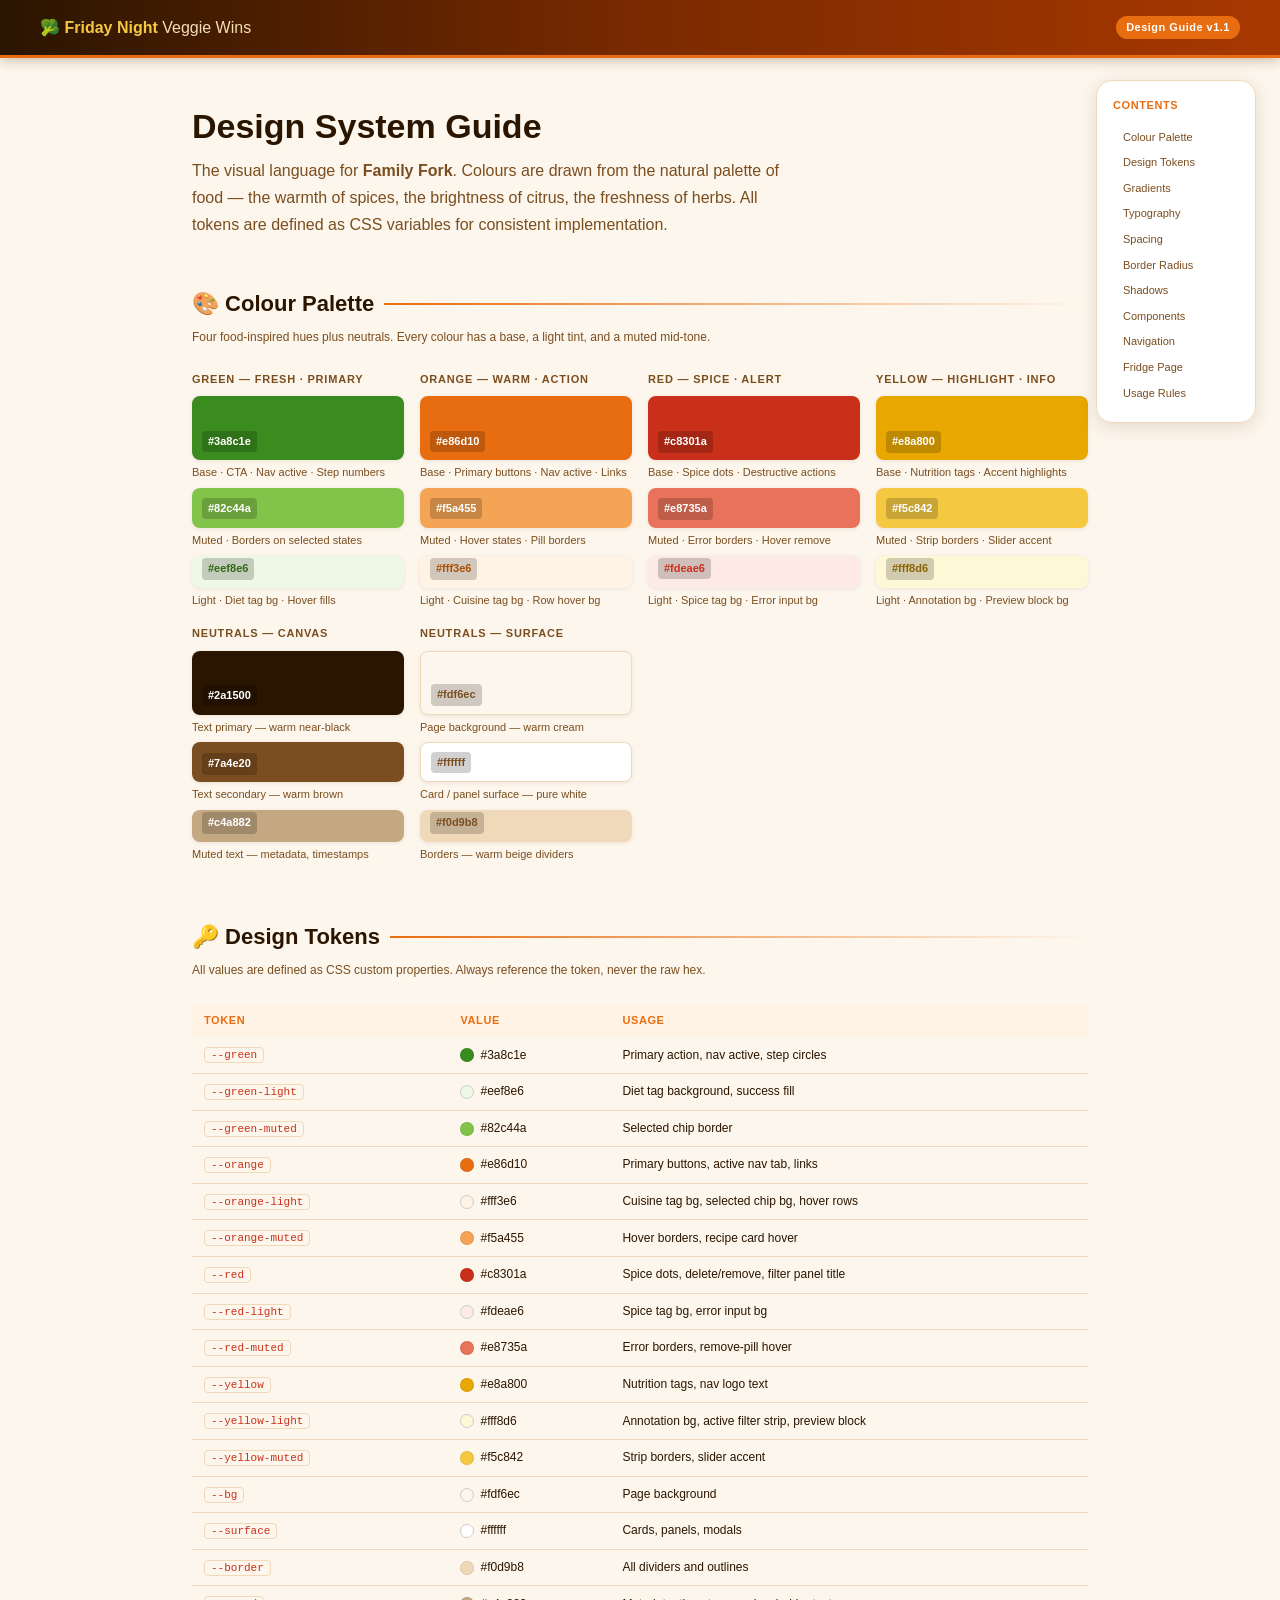
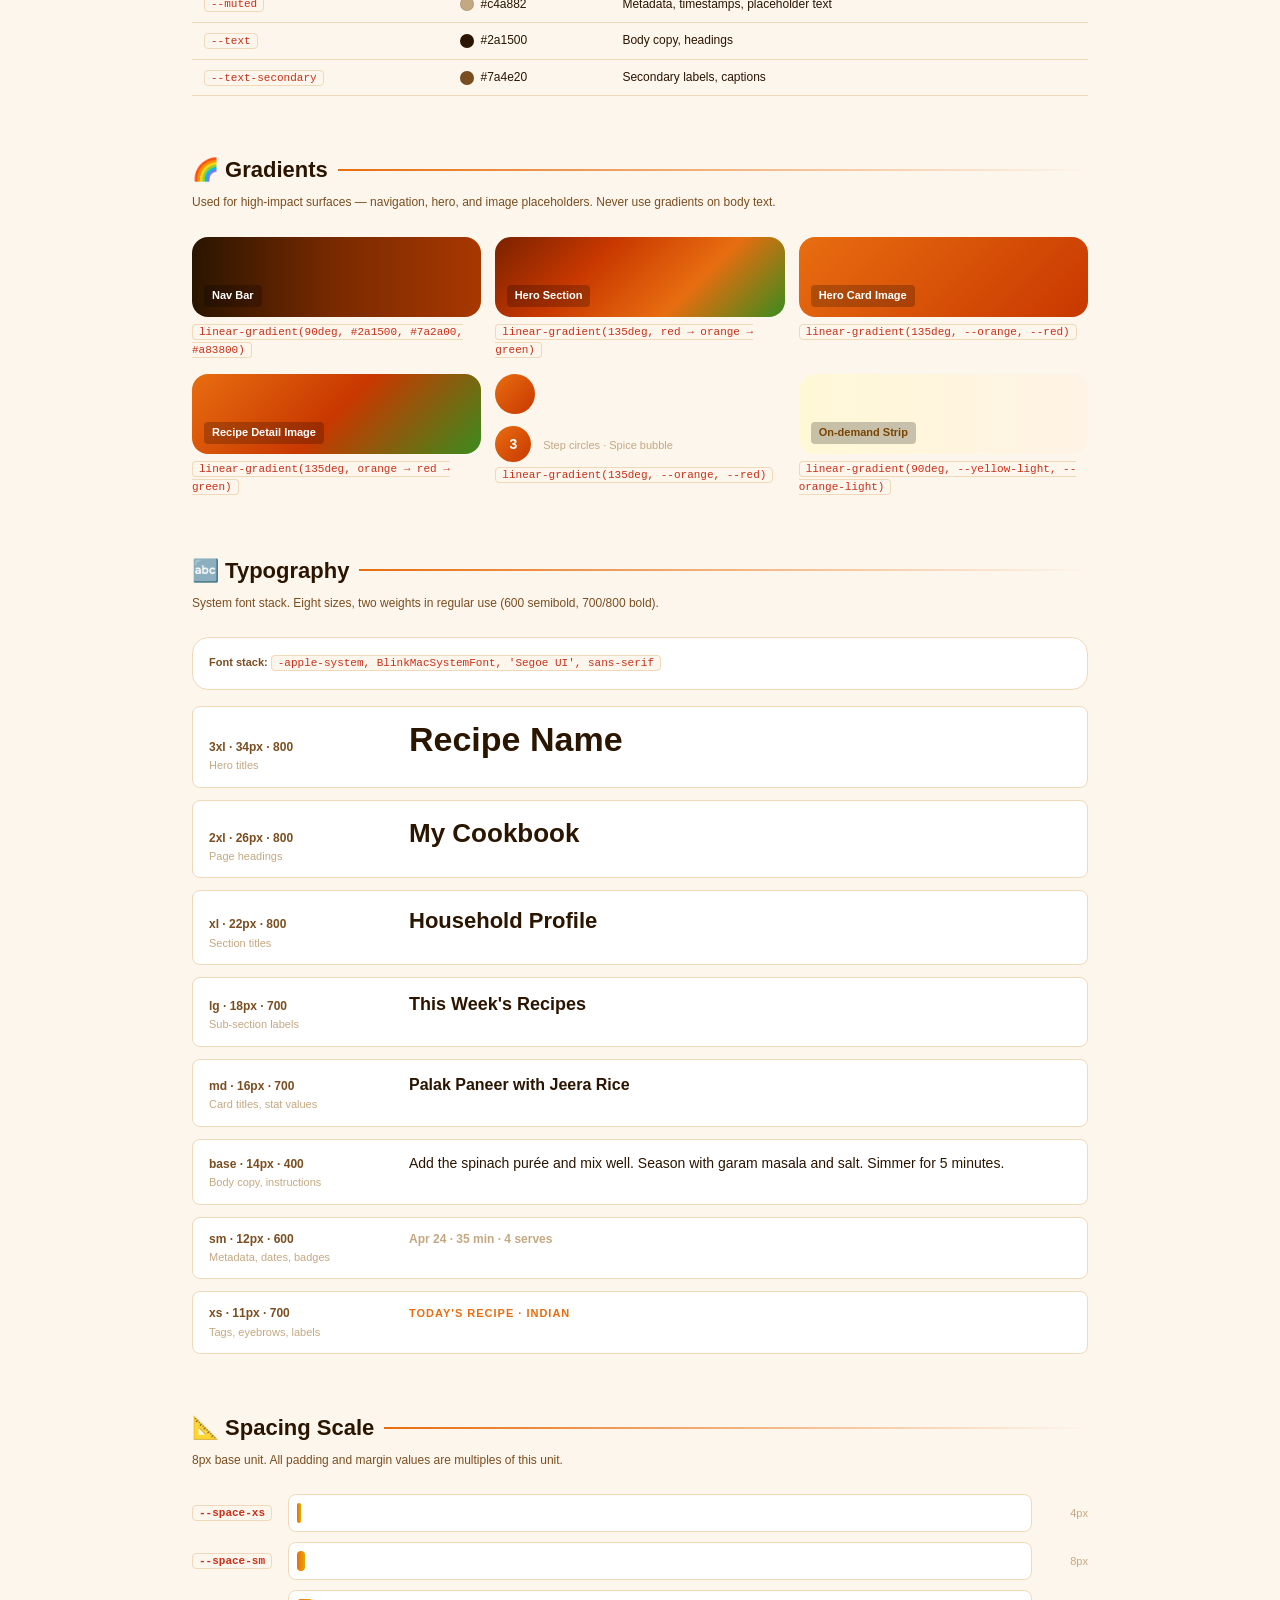
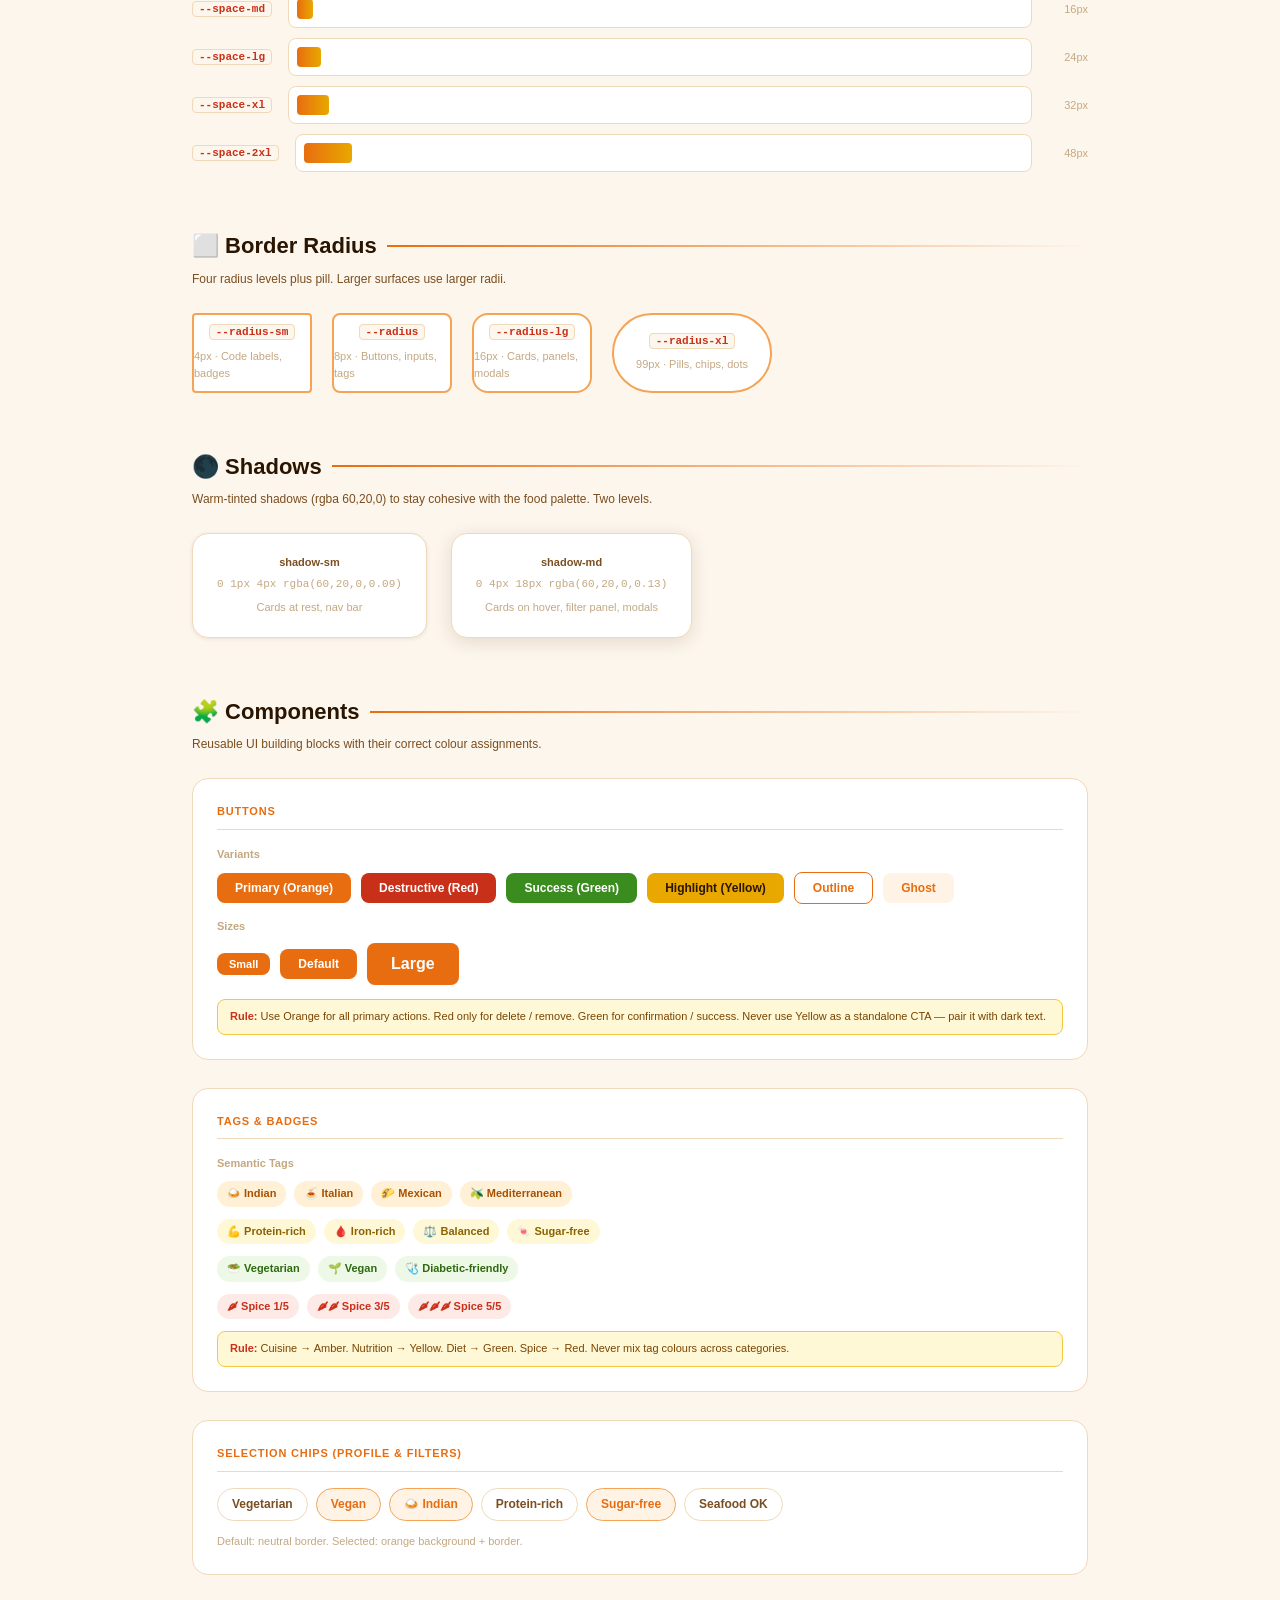
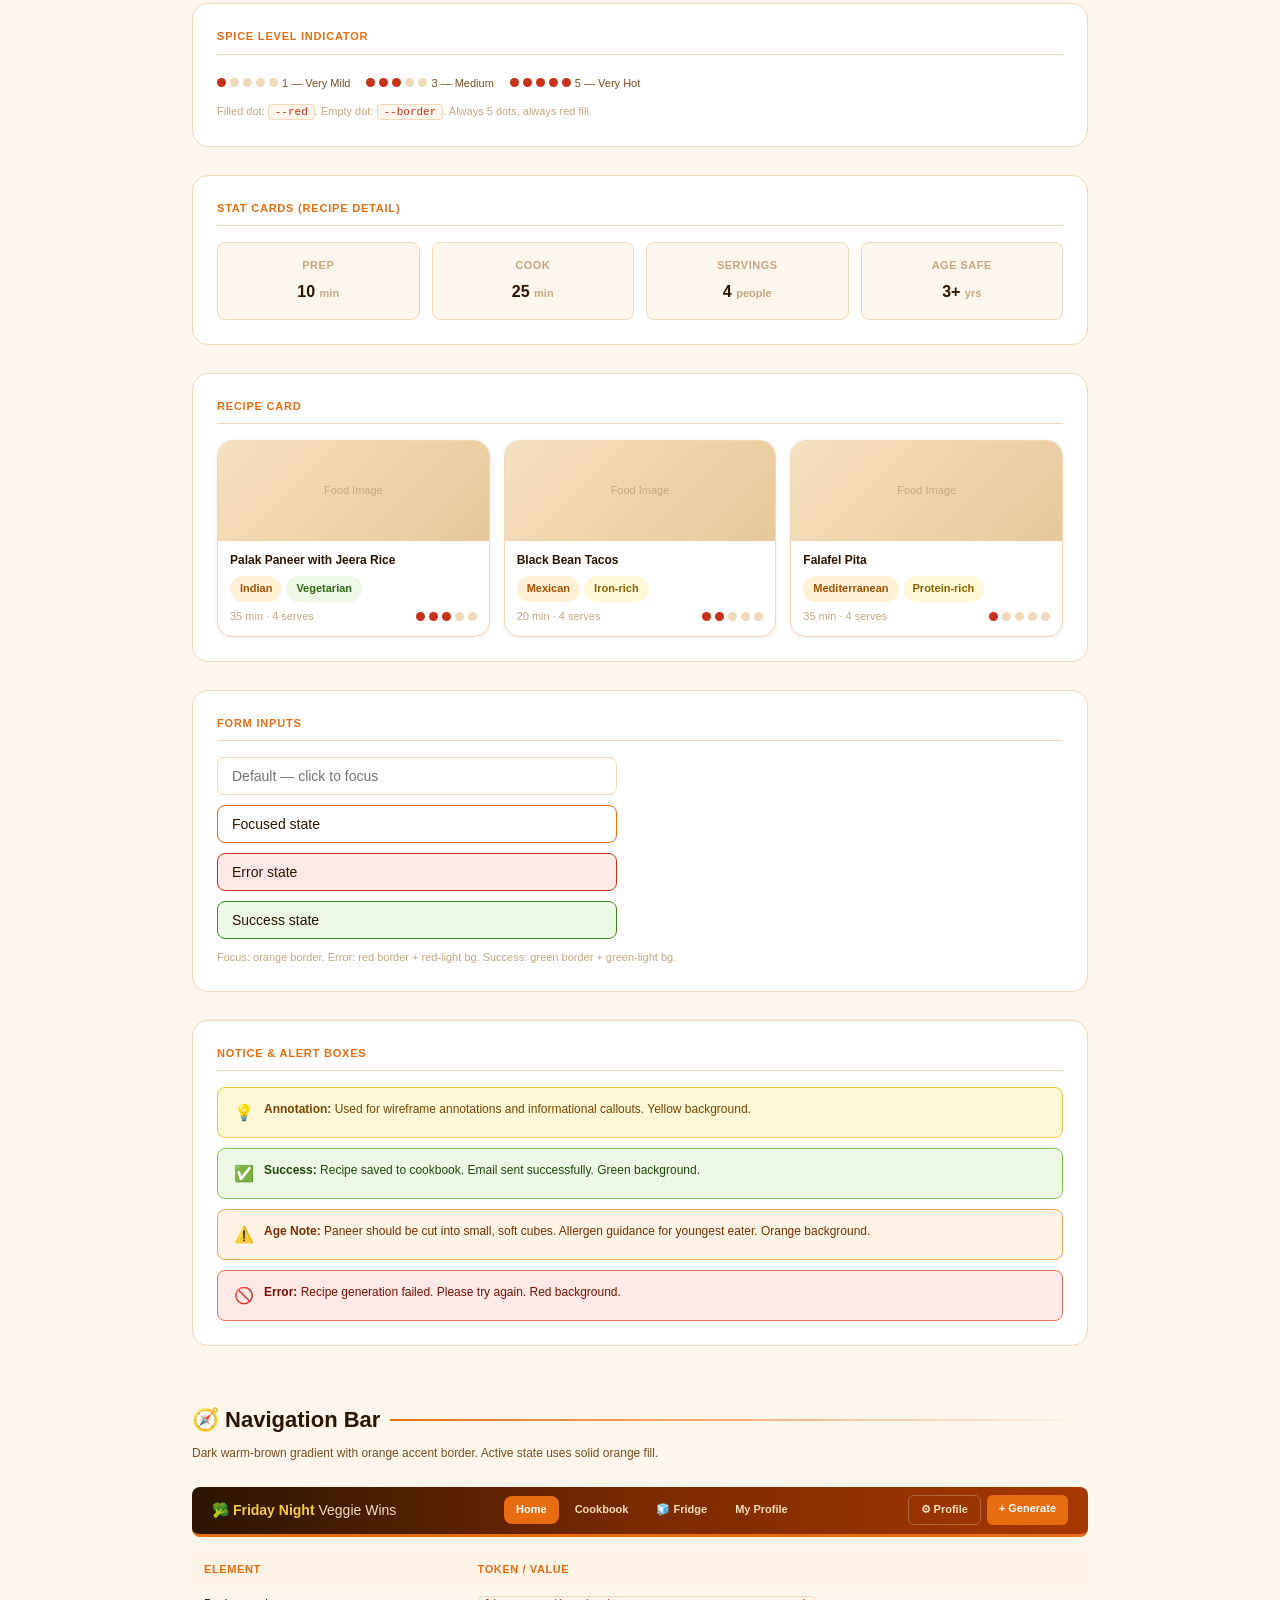
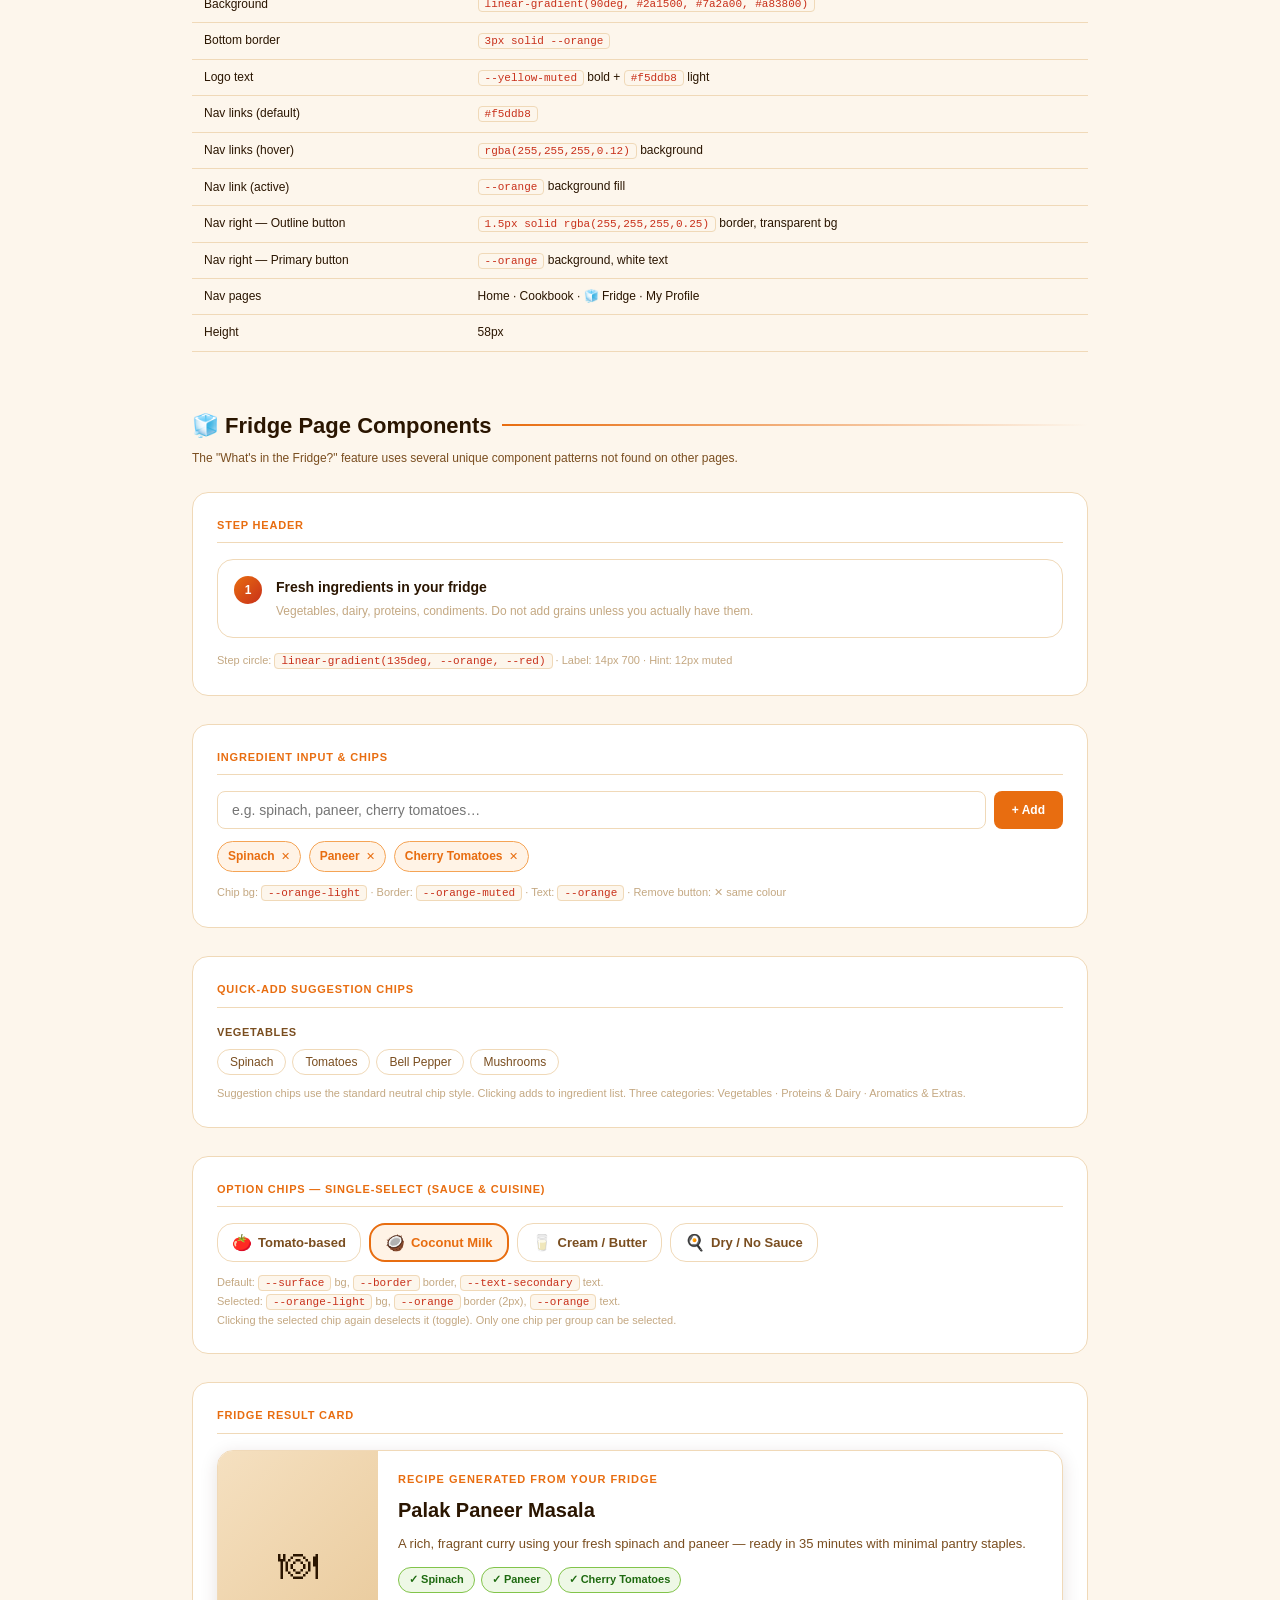
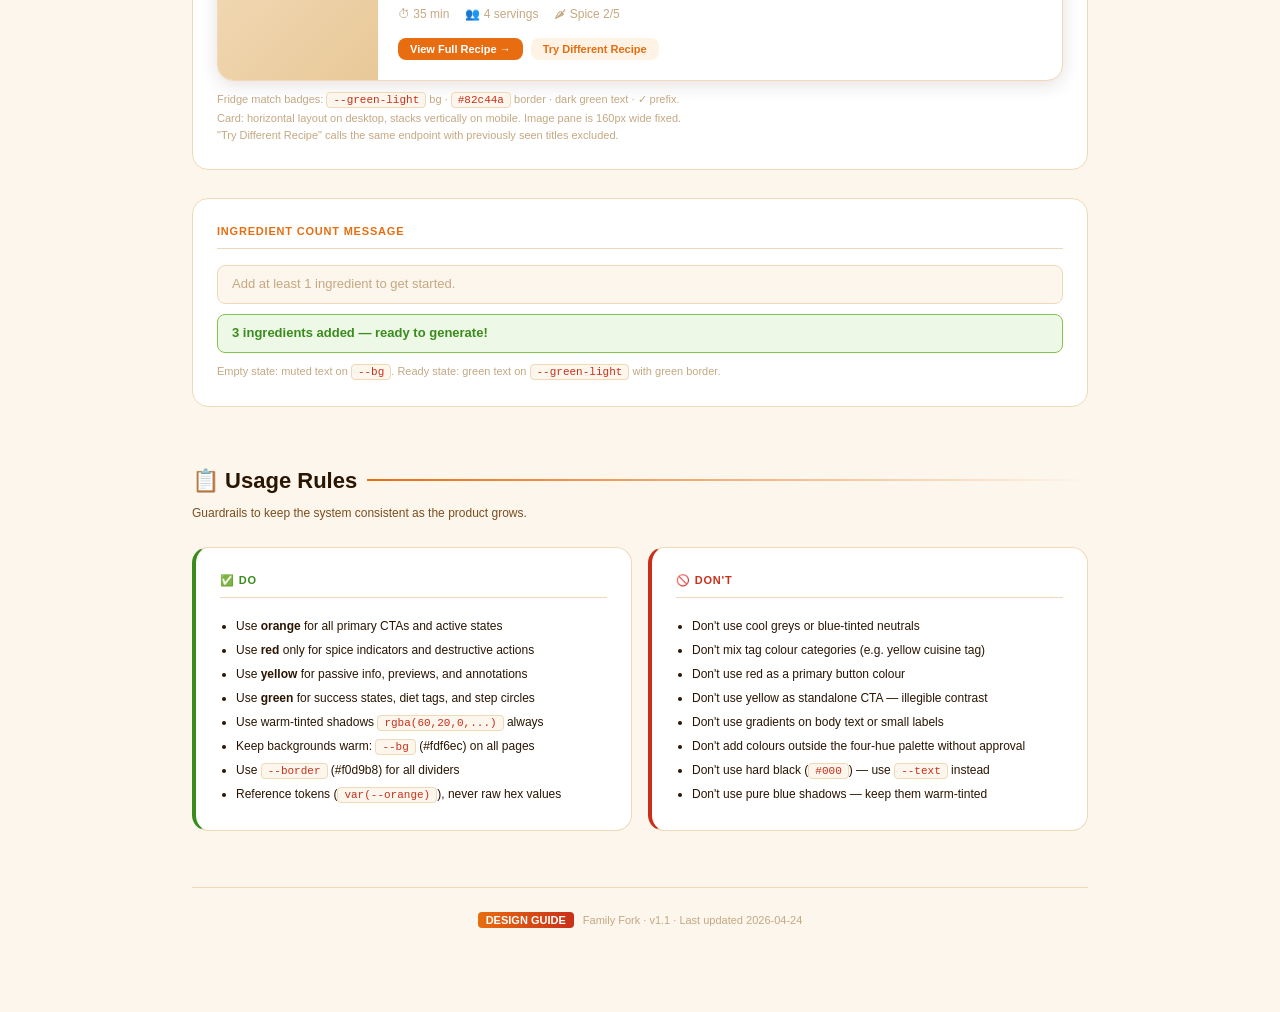
<file: documents/design-guide.html>
<!DOCTYPE html>
<html lang="en">
<head>
  <meta charset="UTF-8" />
  <meta name="viewport" content="width=device-width, initial-scale=1.0" />
  <title>Family Fork — Design Guide</title>
  <style>
    *, *::before, *::after { box-sizing: border-box; margin: 0; padding: 0; }

    :root {
      /* ── Colour tokens ── */
      --bg:               #fdf6ec;
      --surface:          #ffffff;
      --border:           #f0d9b8;
      --muted:            #c4a882;
      --text:             #2a1500;
      --text-secondary:   #7a4e20;

      --green:            #3a8c1e;
      --green-light:      #eef8e6;
      --green-muted:      #82c44a;

      --orange:           #e86d10;
      --orange-light:     #fff3e6;
      --orange-muted:     #f5a455;

      --red:              #c8301a;
      --red-light:        #fdeae6;
      --red-muted:        #e8735a;

      --yellow:           #e8a800;
      --yellow-light:     #fff8d6;
      --yellow-muted:     #f5c842;

      /* ── Type scale ── */
      --text-xs:   11px;
      --text-sm:   12px;
      --text-base: 14px;
      --text-md:   16px;
      --text-lg:   18px;
      --text-xl:   22px;
      --text-2xl:  26px;
      --text-3xl:  34px;

      /* ── Spacing ── */
      --space-xs:  4px;
      --space-sm:  8px;
      --space-md:  16px;
      --space-lg:  24px;
      --space-xl:  32px;
      --space-2xl: 48px;

      /* ── Radii ── */
      --radius-sm: 4px;
      --radius:    8px;
      --radius-lg: 16px;
      --radius-xl: 99px;

      /* ── Shadows ── */
      --shadow-sm: 0 1px 4px rgba(60,20,0,0.09);
      --shadow-md: 0 4px 18px rgba(60,20,0,0.13);
    }

    body {
      font-family: -apple-system, BlinkMacSystemFont, 'Segoe UI', sans-serif;
      background: var(--bg);
      color: var(--text);
      font-size: var(--text-base);
      line-height: 1.6;
    }

    /* ── Guide nav ── */
    .guide-nav {
      background: linear-gradient(90deg, #2a1500 0%, #7a2a00 50%, #a83800 100%);
      border-bottom: 3px solid var(--orange);
      padding: 0 40px;
      height: 58px;
      display: flex;
      align-items: center;
      justify-content: space-between;
      position: sticky;
      top: 0;
      z-index: 100;
      box-shadow: 0 2px 12px rgba(60,20,0,0.28);
    }
    .guide-logo { font-size: 16px; font-weight: 800; color: var(--yellow-muted); }
    .guide-logo span { color: #f5ddb8; font-weight: 400; }
    .guide-badge {
      background: var(--orange); color: #fff;
      font-size: 11px; font-weight: 700; padding: 3px 10px;
      border-radius: var(--radius-xl); letter-spacing: 0.5px;
    }

    /* ── Page shell ── */
    .guide-wrap { max-width: 960px; margin: 0 auto; padding: 48px 32px 80px; }

    /* ── Section ── */
    .guide-section { margin-bottom: 56px; }
    .guide-section-title {
      font-size: var(--text-xl); font-weight: 800;
      color: var(--text); margin-bottom: 6px;
      display: flex; align-items: center; gap: 10px;
    }
    .guide-section-title::after {
      content: ''; flex: 1; height: 2px;
      background: linear-gradient(90deg, var(--orange), transparent);
    }
    .guide-section-sub {
      font-size: var(--text-sm); color: var(--text-secondary);
      margin-bottom: 24px;
    }

    /* ── Colour palette ── */
    .palette-grid {
      display: grid;
      grid-template-columns: repeat(auto-fill, minmax(180px, 1fr));
      gap: 16px;
    }
    .swatch-group { }
    .swatch-group-label {
      font-size: var(--text-xs); font-weight: 700; text-transform: uppercase;
      letter-spacing: 0.8px; color: var(--text-secondary); margin-bottom: 8px;
    }
    .swatch {
      border-radius: var(--radius); height: 64px;
      display: flex; align-items: flex-end;
      padding: 8px 10px;
      margin-bottom: 4px;
      box-shadow: var(--shadow-sm);
    }
    .swatch-label {
      font-size: var(--text-xs); font-weight: 700;
      background: rgba(0,0,0,0.18); color: #fff;
      padding: 2px 6px; border-radius: 4px; backdrop-filter: blur(4px);
    }
    .swatch-meta { font-size: var(--text-xs); color: var(--text-secondary); }

    /* swatch colours */
    .s-green        { background: #3a8c1e; }
    .s-green-light  { background: #eef8e6; }
    .s-green-muted  { background: #82c44a; }
    .s-orange       { background: #e86d10; }
    .s-orange-light { background: #fff3e6; }
    .s-orange-muted { background: #f5a455; }
    .s-red          { background: #c8301a; }
    .s-red-light    { background: #fdeae6; }
    .s-red-muted    { background: #e8735a; }
    .s-yellow       { background: #e8a800; }
    .s-yellow-light { background: #fff8d6; }
    .s-yellow-muted { background: #f5c842; }
    .s-bg           { background: #fdf6ec; border: 1px solid var(--border); }
    .s-surface      { background: #ffffff; border: 1px solid var(--border); }
    .s-border       { background: #f0d9b8; }
    .s-muted        { background: #c4a882; }
    .s-text         { background: #2a1500; }
    .s-text-sec     { background: #7a4e20; }

    /* ── Token table ── */
    .token-table { width: 100%; border-collapse: collapse; font-size: var(--text-sm); }
    .token-table th {
      text-align: left; padding: 8px 12px;
      background: var(--orange-light); color: var(--orange);
      font-size: var(--text-xs); font-weight: 700; text-transform: uppercase;
      letter-spacing: 0.6px;
    }
    .token-table td { padding: 8px 12px; border-bottom: 1px solid var(--border); }
    .token-table tr:hover td { background: var(--bg); }
    .token-dot {
      display: inline-block; width: 14px; height: 14px; border-radius: 50%;
      vertical-align: middle; margin-right: 6px; border: 1px solid rgba(0,0,0,0.08);
    }
    code {
      background: var(--bg); border: 1px solid var(--border);
      padding: 1px 6px; border-radius: var(--radius-sm);
      font-size: var(--text-xs); font-family: 'SF Mono', monospace;
      color: var(--red);
    }

    /* ── Typography ── */
    .type-scale { display: flex; flex-direction: column; gap: 12px; }
    .type-row {
      display: flex; align-items: baseline; gap: 20px;
      padding: 12px 16px; background: var(--surface);
      border: 1px solid var(--border); border-radius: var(--radius);
    }
    .type-meta { min-width: 180px; font-size: var(--text-xs); color: var(--muted); }
    .type-meta strong { display: block; color: var(--text-secondary); font-size: var(--text-sm); }

    /* ── Spacing ── */
    .space-grid { display: flex; flex-direction: column; gap: 10px; }
    .space-row { display: flex; align-items: center; gap: 16px; }
    .space-bar-wrap { flex: 1; background: var(--surface); border: 1px solid var(--border); border-radius: var(--radius); padding: 8px; }
    .space-bar { height: 20px; background: linear-gradient(90deg, var(--orange), var(--yellow)); border-radius: var(--radius-sm); }
    .space-label { min-width: 80px; font-size: var(--text-xs); color: var(--text-secondary); font-weight: 600; }
    .space-val { min-width: 40px; font-size: var(--text-xs); color: var(--muted); text-align: right; }

    /* ── Radii ── */
    .radius-grid { display: flex; gap: 20px; flex-wrap: wrap; }
    .radius-card {
      background: var(--surface); border: 2px solid var(--orange-muted);
      width: 120px; height: 80px; display: flex; flex-direction: column;
      align-items: center; justify-content: center; gap: 6px;
    }
    .radius-label { font-size: var(--text-xs); font-weight: 700; color: var(--text-secondary); }

    /* ── Shadows ── */
    .shadow-grid { display: flex; gap: 24px; flex-wrap: wrap; }
    .shadow-card {
      background: var(--surface); border: 1px solid var(--border);
      border-radius: var(--radius-lg); padding: 20px 24px;
      min-width: 160px; text-align: center;
    }
    .shadow-label { font-size: var(--text-xs); font-weight: 700; color: var(--text-secondary); margin-bottom: 4px; }
    .shadow-val { font-size: var(--text-xs); color: var(--muted); font-family: monospace; }
    .s-sm  { box-shadow: 0 1px 4px rgba(60,20,0,0.09); }
    .s-md  { box-shadow: 0 4px 18px rgba(60,20,0,0.13); }

    /* ── Component demos ── */
    .component-grid { display: flex; flex-direction: column; gap: 28px; }
    .component-block {
      background: var(--surface); border: 1px solid var(--border);
      border-radius: var(--radius-lg); padding: 24px;
    }
    .component-block-title {
      font-size: var(--text-xs); font-weight: 700; text-transform: uppercase;
      letter-spacing: 0.8px; color: var(--orange); margin-bottom: 16px;
      padding-bottom: 8px; border-bottom: 1px solid var(--border);
    }

    /* buttons */
    .btn-row { display: flex; gap: 10px; flex-wrap: wrap; align-items: center; }
    .btn {
      display: inline-flex; align-items: center; gap: 6px;
      padding: 8px 18px; border-radius: var(--radius); font-size: var(--text-sm);
      font-weight: 600; cursor: pointer; border: none;
    }
    .btn-primary { background: var(--orange); color: #fff; }
    .btn-secondary { background: var(--red); color: #fff; }
    .btn-success { background: var(--green); color: #fff; }
    .btn-yellow { background: var(--yellow); color: var(--text); }
    .btn-outline { background: none; border: 1.5px solid var(--orange); color: var(--orange); }
    .btn-ghost { background: var(--orange-light); color: var(--orange); }
    .btn-sm { padding: 5px 12px; font-size: var(--text-xs); }
    .btn-lg { padding: 12px 24px; font-size: var(--text-md); }

    /* tags */
    .tag-row { display: flex; gap: 8px; flex-wrap: wrap; }
    .tag {
      display: inline-block; padding: 4px 10px; border-radius: var(--radius-xl);
      font-size: var(--text-xs); font-weight: 700;
    }
    .tag-cuisine  { background: #fff0d6; color: #a85000; }
    .tag-nutrition{ background: #fff8d6; color: #8a6200; }
    .tag-diet     { background: #eef8e6; color: #2d6a10; }
    .tag-spice    { background: #fdeae6; color: #c8301a; }

    /* chips */
    .chip-row { display: flex; gap: 8px; flex-wrap: wrap; }
    .chip {
      padding: 6px 14px; border-radius: var(--radius-xl); font-size: var(--text-sm);
      font-weight: 600; cursor: pointer; border: 1.5px solid var(--border);
      background: var(--surface); color: var(--text-secondary);
    }
    .chip.selected { background: var(--orange-light); color: var(--orange); border-color: var(--orange-muted); }

    /* spice dots */
    .spice-row { display: flex; gap: 16px; align-items: center; flex-wrap: wrap; }
    .spice { display: inline-flex; gap: 4px; align-items: center; }
    .spice-dot { width: 9px; height: 9px; border-radius: 50%; background: var(--border); }
    .spice-dot.filled { background: var(--red); }
    .spice-label { font-size: var(--text-xs); color: var(--text-secondary); margin-left: 4px; }

    /* stat card */
    .stat-row { display: grid; grid-template-columns: repeat(4, 1fr); gap: 12px; }
    .stat-card {
      background: var(--bg); border: 1px solid var(--border);
      border-radius: var(--radius); padding: 14px; text-align: center;
    }
    .stat-label { font-size: var(--text-xs); color: var(--muted); font-weight: 600; text-transform: uppercase; letter-spacing: 0.5px; margin-bottom: 4px; }
    .stat-value { font-size: var(--text-md); font-weight: 800; color: var(--text); }
    .stat-unit { font-size: var(--text-xs); color: var(--muted); }

    /* recipe card mini */
    .card-row { display: grid; grid-template-columns: repeat(3, 1fr); gap: 14px; }
    .recipe-card {
      background: var(--surface); border: 1px solid var(--border);
      border-radius: var(--radius-lg); overflow: hidden;
      box-shadow: var(--shadow-sm);
    }
    .recipe-card-img {
      height: 100px;
      background: linear-gradient(135deg, #f5e0c0, #e8c898);
      display: flex; align-items: center; justify-content: center;
      color: var(--muted); font-size: var(--text-xs);
    }
    .recipe-card-body { padding: 10px 12px; }
    .recipe-card-title { font-size: var(--text-sm); font-weight: 700; margin-bottom: 6px; }
    .recipe-card-tags { display: flex; gap: 4px; flex-wrap: wrap; margin-bottom: 6px; }
    .recipe-card-meta { font-size: var(--text-xs); color: var(--muted); display: flex; justify-content: space-between; }

    /* input */
    .input-row { display: flex; flex-direction: column; gap: 10px; max-width: 400px; }
    .input-field {
      padding: 10px 14px; border: 1.5px solid var(--border);
      border-radius: var(--radius); font-size: var(--text-base); outline: none;
      background: var(--surface); color: var(--text);
      transition: border-color 0.15s;
    }
    .input-field:focus { border-color: var(--orange); }
    .input-field.error { border-color: var(--red); background: var(--red-light); }
    .input-field.success { border-color: var(--green); background: var(--green-light); }

    /* alert / notice boxes */
    .notice-stack { display: flex; flex-direction: column; gap: 10px; }
    .notice {
      padding: 12px 16px; border-radius: var(--radius);
      font-size: var(--text-sm); line-height: 1.5;
      display: flex; gap: 10px; align-items: flex-start;
    }
    .notice-icon { font-size: 16px; flex-shrink: 0; margin-top: 1px; }
    .notice-info     { background: var(--yellow-light); border: 1px solid var(--yellow-muted); color: #7a4400; }
    .notice-success  { background: var(--green-light);  border: 1px solid var(--green-muted);  color: #1e4a0a; }
    .notice-warning  { background: var(--orange-light); border: 1px solid var(--orange-muted); color: #7a3000; }
    .notice-error    { background: var(--red-light);    border: 1px solid var(--red-muted);    color: #7a1000; }

    /* ── Gradient demos ── */
    .gradient-grid { display: grid; grid-template-columns: repeat(3, 1fr); gap: 14px; }
    .gradient-swatch {
      height: 80px; border-radius: var(--radius-lg);
      display: flex; align-items: flex-end; padding: 10px 12px;
    }
    .gradient-label {
      font-size: var(--text-xs); font-weight: 700; color: #fff;
      background: rgba(0,0,0,0.22); padding: 2px 8px;
      border-radius: var(--radius-sm); backdrop-filter: blur(4px);
    }

    /* ── Nav demo ── */
    .nav-demo {
      background: linear-gradient(90deg, #2a1500, #7a2a00, #a83800);
      border-bottom: 3px solid var(--orange);
      padding: 0 20px; height: 50px;
      display: flex; align-items: center; justify-content: space-between;
      border-radius: var(--radius);
    }
    .nav-demo-logo { font-size: 14px; font-weight: 800; color: var(--yellow-muted); }
    .nav-demo-links { display: flex; gap: 4px; }
    .nav-demo-btn {
      padding: 5px 12px; border-radius: var(--radius);
      font-size: var(--text-xs); font-weight: 600; cursor: default;
      border: none; color: #f5ddb8; background: none;
    }
    .nav-demo-btn.active { background: var(--orange); color: #fff; }

    /* ── Sticky ToC ── */
    .toc {
      position: fixed; right: 24px; top: 80px;
      background: var(--surface); border: 1px solid var(--border);
      border-radius: var(--radius-lg); padding: 16px;
      box-shadow: var(--shadow-md); min-width: 160px;
      font-size: var(--text-xs);
    }
    .toc-title { font-weight: 700; color: var(--orange); margin-bottom: 10px; text-transform: uppercase; letter-spacing: 0.6px; }
    .toc a {
      display: block; padding: 4px 0; color: var(--text-secondary);
      text-decoration: none; font-weight: 500;
      border-left: 2px solid transparent; padding-left: 8px;
      transition: all 0.15s;
    }
    .toc a:hover { color: var(--orange); border-left-color: var(--orange); }

    @media (max-width: 1100px) { .toc { display: none; } }
  </style>
</head>
<body>

<!-- ── GUIDE NAV ── -->
<nav class="guide-nav">
  <div class="guide-logo">🥦 Friday Night <span>Veggie Wins</span></div>
  <span class="guide-badge">Design Guide v1.1</span>
</nav>

<!-- ── TABLE OF CONTENTS (sticky) ── -->
<nav class="toc">
  <div class="toc-title">Contents</div>
  <a href="#colours">Colour Palette</a>
  <a href="#tokens">Design Tokens</a>
  <a href="#gradients">Gradients</a>
  <a href="#typography">Typography</a>
  <a href="#spacing">Spacing</a>
  <a href="#radii">Border Radius</a>
  <a href="#shadows">Shadows</a>
  <a href="#components">Components</a>
  <a href="#navigation">Navigation</a>
  <a href="#fridge">Fridge Page</a>
  <a href="#usage">Usage Rules</a>
</nav>

<div class="guide-wrap">

  <!-- ══════════════════════
       INTRO
  ══════════════════════ -->
  <div style="margin-bottom: 48px;">
    <h1 style="font-size: var(--text-3xl); font-weight: 800; margin-bottom: 10px; line-height:1.2;">
      Design System Guide
    </h1>
    <p style="font-size: var(--text-md); color: var(--text-secondary); max-width: 600px; line-height:1.7;">
      The visual language for <strong>Family Fork</strong>. Colours are drawn from the natural palette of food — the warmth of spices, the brightness of citrus, the freshness of herbs. All tokens are defined as CSS variables for consistent implementation.
    </p>
  </div>

  <!-- ══════════════════════
       COLOUR PALETTE
  ══════════════════════ -->
  <div class="guide-section" id="colours">
    <h2 class="guide-section-title">🎨 Colour Palette</h2>
    <p class="guide-section-sub">Four food-inspired hues plus neutrals. Every colour has a base, a light tint, and a muted mid-tone.</p>

    <div class="palette-grid">

      <div class="swatch-group">
        <div class="swatch-group-label">Green — Fresh · Primary</div>
        <div class="swatch s-green"><span class="swatch-label">#3a8c1e</span></div>
        <div class="swatch-meta">Base · CTA · Nav active · Step numbers</div>
        <div class="swatch s-green-muted" style="height:40px; margin-top:6px;"><span class="swatch-label">#82c44a</span></div>
        <div class="swatch-meta">Muted · Borders on selected states</div>
        <div class="swatch s-green-light" style="height:32px; margin-top:6px;"><span class="swatch-label" style="color:#2d6a10;">#eef8e6</span></div>
        <div class="swatch-meta">Light · Diet tag bg · Hover fills</div>
      </div>

      <div class="swatch-group">
        <div class="swatch-group-label">Orange — Warm · Action</div>
        <div class="swatch s-orange"><span class="swatch-label">#e86d10</span></div>
        <div class="swatch-meta">Base · Primary buttons · Nav active · Links</div>
        <div class="swatch s-orange-muted" style="height:40px; margin-top:6px;"><span class="swatch-label">#f5a455</span></div>
        <div class="swatch-meta">Muted · Hover states · Pill borders</div>
        <div class="swatch s-orange-light" style="height:32px; margin-top:6px;"><span class="swatch-label" style="color:#a85000;">#fff3e6</span></div>
        <div class="swatch-meta">Light · Cuisine tag bg · Row hover bg</div>
      </div>

      <div class="swatch-group">
        <div class="swatch-group-label">Red — Spice · Alert</div>
        <div class="swatch s-red"><span class="swatch-label">#c8301a</span></div>
        <div class="swatch-meta">Base · Spice dots · Destructive actions</div>
        <div class="swatch s-red-muted" style="height:40px; margin-top:6px;"><span class="swatch-label">#e8735a</span></div>
        <div class="swatch-meta">Muted · Error borders · Hover remove</div>
        <div class="swatch s-red-light" style="height:32px; margin-top:6px;"><span class="swatch-label" style="color:#c8301a;">#fdeae6</span></div>
        <div class="swatch-meta">Light · Spice tag bg · Error input bg</div>
      </div>

      <div class="swatch-group">
        <div class="swatch-group-label">Yellow — Highlight · Info</div>
        <div class="swatch s-yellow"><span class="swatch-label">#e8a800</span></div>
        <div class="swatch-meta">Base · Nutrition tags · Accent highlights</div>
        <div class="swatch s-yellow-muted" style="height:40px; margin-top:6px;"><span class="swatch-label">#f5c842</span></div>
        <div class="swatch-meta">Muted · Strip borders · Slider accent</div>
        <div class="swatch s-yellow-light" style="height:32px; margin-top:6px;"><span class="swatch-label" style="color:#8a6200;">#fff8d6</span></div>
        <div class="swatch-meta">Light · Annotation bg · Preview block bg</div>
      </div>

      <div class="swatch-group">
        <div class="swatch-group-label">Neutrals — Canvas</div>
        <div class="swatch s-text"><span class="swatch-label">#2a1500</span></div>
        <div class="swatch-meta">Text primary — warm near-black</div>
        <div class="swatch s-text-sec" style="height:40px; margin-top:6px;"><span class="swatch-label">#7a4e20</span></div>
        <div class="swatch-meta">Text secondary — warm brown</div>
        <div class="swatch s-muted" style="height:32px; margin-top:6px;"><span class="swatch-label">#c4a882</span></div>
        <div class="swatch-meta">Muted text — metadata, timestamps</div>
      </div>

      <div class="swatch-group">
        <div class="swatch-group-label">Neutrals — Surface</div>
        <div class="swatch s-bg"><span class="swatch-label" style="color:#7a4e20;">#fdf6ec</span></div>
        <div class="swatch-meta">Page background — warm cream</div>
        <div class="swatch s-surface" style="height:40px; margin-top:6px;"><span class="swatch-label" style="color:#7a4e20;">#ffffff</span></div>
        <div class="swatch-meta">Card / panel surface — pure white</div>
        <div class="swatch s-border" style="height:32px; margin-top:6px;"><span class="swatch-label" style="color:#7a4e20;">#f0d9b8</span></div>
        <div class="swatch-meta">Borders — warm beige dividers</div>
      </div>

    </div>
  </div>

  <!-- ══════════════════════
       DESIGN TOKENS
  ══════════════════════ -->
  <div class="guide-section" id="tokens">
    <h2 class="guide-section-title">🔑 Design Tokens</h2>
    <p class="guide-section-sub">All values are defined as CSS custom properties. Always reference the token, never the raw hex.</p>

    <table class="token-table">
      <thead>
        <tr><th>Token</th><th>Value</th><th>Usage</th></tr>
      </thead>
      <tbody>
        <tr><td><code>--green</code></td><td><span class="token-dot" style="background:#3a8c1e;"></span>#3a8c1e</td><td>Primary action, nav active, step circles</td></tr>
        <tr><td><code>--green-light</code></td><td><span class="token-dot" style="background:#eef8e6; border:1px solid #ccc;"></span>#eef8e6</td><td>Diet tag background, success fill</td></tr>
        <tr><td><code>--green-muted</code></td><td><span class="token-dot" style="background:#82c44a;"></span>#82c44a</td><td>Selected chip border</td></tr>
        <tr><td><code>--orange</code></td><td><span class="token-dot" style="background:#e86d10;"></span>#e86d10</td><td>Primary buttons, active nav tab, links</td></tr>
        <tr><td><code>--orange-light</code></td><td><span class="token-dot" style="background:#fff3e6; border:1px solid #ccc;"></span>#fff3e6</td><td>Cuisine tag bg, selected chip bg, hover rows</td></tr>
        <tr><td><code>--orange-muted</code></td><td><span class="token-dot" style="background:#f5a455;"></span>#f5a455</td><td>Hover borders, recipe card hover</td></tr>
        <tr><td><code>--red</code></td><td><span class="token-dot" style="background:#c8301a;"></span>#c8301a</td><td>Spice dots, delete/remove, filter panel title</td></tr>
        <tr><td><code>--red-light</code></td><td><span class="token-dot" style="background:#fdeae6; border:1px solid #ccc;"></span>#fdeae6</td><td>Spice tag bg, error input bg</td></tr>
        <tr><td><code>--red-muted</code></td><td><span class="token-dot" style="background:#e8735a;"></span>#e8735a</td><td>Error borders, remove-pill hover</td></tr>
        <tr><td><code>--yellow</code></td><td><span class="token-dot" style="background:#e8a800;"></span>#e8a800</td><td>Nutrition tags, nav logo text</td></tr>
        <tr><td><code>--yellow-light</code></td><td><span class="token-dot" style="background:#fff8d6; border:1px solid #ccc;"></span>#fff8d6</td><td>Annotation bg, active filter strip, preview block</td></tr>
        <tr><td><code>--yellow-muted</code></td><td><span class="token-dot" style="background:#f5c842;"></span>#f5c842</td><td>Strip borders, slider accent</td></tr>
        <tr><td><code>--bg</code></td><td><span class="token-dot" style="background:#fdf6ec; border:1px solid #ccc;"></span>#fdf6ec</td><td>Page background</td></tr>
        <tr><td><code>--surface</code></td><td><span class="token-dot" style="background:#fff; border:1px solid #ccc;"></span>#ffffff</td><td>Cards, panels, modals</td></tr>
        <tr><td><code>--border</code></td><td><span class="token-dot" style="background:#f0d9b8;"></span>#f0d9b8</td><td>All dividers and outlines</td></tr>
        <tr><td><code>--muted</code></td><td><span class="token-dot" style="background:#c4a882;"></span>#c4a882</td><td>Metadata, timestamps, placeholder text</td></tr>
        <tr><td><code>--text</code></td><td><span class="token-dot" style="background:#2a1500;"></span>#2a1500</td><td>Body copy, headings</td></tr>
        <tr><td><code>--text-secondary</code></td><td><span class="token-dot" style="background:#7a4e20;"></span>#7a4e20</td><td>Secondary labels, captions</td></tr>
      </tbody>
    </table>
  </div>

  <!-- ══════════════════════
       GRADIENTS
  ══════════════════════ -->
  <div class="guide-section" id="gradients">
    <h2 class="guide-section-title">🌈 Gradients</h2>
    <p class="guide-section-sub">Used for high-impact surfaces — navigation, hero, and image placeholders. Never use gradients on body text.</p>

    <div class="gradient-grid">
      <div>
        <div class="gradient-swatch" style="background: linear-gradient(90deg, #2a1500, #7a2a00, #a83800);">
          <span class="gradient-label">Nav Bar</span>
        </div>
        <div style="font-size:var(--text-xs); color:var(--muted); margin-top:6px;">
          <code>linear-gradient(90deg, #2a1500, #7a2a00, #a83800)</code>
        </div>
      </div>
      <div>
        <div class="gradient-swatch" style="background: linear-gradient(135deg, #7a2200, #c83800, #e86d10, #3a8c1e);">
          <span class="gradient-label">Hero Section</span>
        </div>
        <div style="font-size:var(--text-xs); color:var(--muted); margin-top:6px;">
          <code>linear-gradient(135deg, red → orange → green)</code>
        </div>
      </div>
      <div>
        <div class="gradient-swatch" style="background: linear-gradient(135deg, #e86d10, #c83800);">
          <span class="gradient-label">Hero Card Image</span>
        </div>
        <div style="font-size:var(--text-xs); color:var(--muted); margin-top:6px;">
          <code>linear-gradient(135deg, --orange, --red)</code>
        </div>
      </div>
      <div>
        <div class="gradient-swatch" style="background: linear-gradient(135deg, #e86d10, #c83800, #3a8c1e);">
          <span class="gradient-label">Recipe Detail Image</span>
        </div>
        <div style="font-size:var(--text-xs); color:var(--muted); margin-top:6px;">
          <code>linear-gradient(135deg, orange → red → green)</code>
        </div>
      </div>
      <div>
        <div class="gradient-swatch" style="background: linear-gradient(135deg, #e86d10, #c83800); border-radius:50%; width:40px; height:40px; flex-shrink:0; display:inline-flex; align-items:center; justify-content:center;">
        </div>
        <div style="margin-top:6px;">
          <div style="display:inline-flex; width:36px; height:36px; border-radius:50%; background:linear-gradient(135deg,#e86d10,#c83800); align-items:center; justify-content:center; color:#fff; font-weight:800; font-size:14px;">3</div>
          <span style="font-size:var(--text-xs); color:var(--muted); margin-left:8px;">Step circles · Spice bubble</span>
        </div>
        <div style="font-size:var(--text-xs); color:var(--muted); margin-top:4px;"><code>linear-gradient(135deg, --orange, --red)</code></div>
      </div>
      <div>
        <div class="gradient-swatch" style="background: linear-gradient(90deg, #fff8d6, #fff3e6);">
          <span class="gradient-label" style="color:#7a4400;">On-demand Strip</span>
        </div>
        <div style="font-size:var(--text-xs); color:var(--muted); margin-top:6px;">
          <code>linear-gradient(90deg, --yellow-light, --orange-light)</code>
        </div>
      </div>
    </div>
  </div>

  <!-- ══════════════════════
       TYPOGRAPHY
  ══════════════════════ -->
  <div class="guide-section" id="typography">
    <h2 class="guide-section-title">🔤 Typography</h2>
    <p class="guide-section-sub">System font stack. Eight sizes, two weights in regular use (600 semibold, 700/800 bold).</p>

    <div style="background: var(--surface); border: 1px solid var(--border); border-radius: var(--radius-lg); padding: 16px; margin-bottom: 16px; font-size: var(--text-xs); color: var(--muted);">
      <strong style="color: var(--text-secondary);">Font stack:</strong>
      <code>-apple-system, BlinkMacSystemFont, 'Segoe UI', sans-serif</code>
    </div>

    <div class="type-scale">
      <div class="type-row"><div class="type-meta"><strong>3xl · 34px · 800</strong>Hero titles</div><span style="font-size:34px; font-weight:800; line-height:1.2;">Recipe Name</span></div>
      <div class="type-row"><div class="type-meta"><strong>2xl · 26px · 800</strong>Page headings</div><span style="font-size:26px; font-weight:800;">My Cookbook</span></div>
      <div class="type-row"><div class="type-meta"><strong>xl · 22px · 800</strong>Section titles</div><span style="font-size:22px; font-weight:800;">Household Profile</span></div>
      <div class="type-row"><div class="type-meta"><strong>lg · 18px · 700</strong>Sub-section labels</div><span style="font-size:18px; font-weight:700;">This Week's Recipes</span></div>
      <div class="type-row"><div class="type-meta"><strong>md · 16px · 700</strong>Card titles, stat values</div><span style="font-size:16px; font-weight:700;">Palak Paneer with Jeera Rice</span></div>
      <div class="type-row"><div class="type-meta"><strong>base · 14px · 400</strong>Body copy, instructions</div><span style="font-size:14px;">Add the spinach purée and mix well. Season with garam masala and salt. Simmer for 5 minutes.</span></div>
      <div class="type-row"><div class="type-meta"><strong>sm · 12px · 600</strong>Metadata, dates, badges</div><span style="font-size:12px; font-weight:600; color:var(--muted);">Apr 24 · 35 min · 4 serves</span></div>
      <div class="type-row"><div class="type-meta"><strong>xs · 11px · 700</strong>Tags, eyebrows, labels</div><span style="font-size:11px; font-weight:700; text-transform:uppercase; letter-spacing:1px; color:var(--orange);">Today's Recipe · Indian</span></div>
    </div>
  </div>

  <!-- ══════════════════════
       SPACING
  ══════════════════════ -->
  <div class="guide-section" id="spacing">
    <h2 class="guide-section-title">📐 Spacing Scale</h2>
    <p class="guide-section-sub">8px base unit. All padding and margin values are multiples of this unit.</p>

    <div class="space-grid">
      <div class="space-row"><span class="space-label"><code>--space-xs</code></span><div class="space-bar-wrap"><div class="space-bar" style="width:4px;"></div></div><span class="space-val">4px</span></div>
      <div class="space-row"><span class="space-label"><code>--space-sm</code></span><div class="space-bar-wrap"><div class="space-bar" style="width:8px;"></div></div><span class="space-val">8px</span></div>
      <div class="space-row"><span class="space-label"><code>--space-md</code></span><div class="space-bar-wrap"><div class="space-bar" style="width:16px;"></div></div><span class="space-val">16px</span></div>
      <div class="space-row"><span class="space-label"><code>--space-lg</code></span><div class="space-bar-wrap"><div class="space-bar" style="width:24px;"></div></div><span class="space-val">24px</span></div>
      <div class="space-row"><span class="space-label"><code>--space-xl</code></span><div class="space-bar-wrap"><div class="space-bar" style="width:32px;"></div></div><span class="space-val">32px</span></div>
      <div class="space-row"><span class="space-label"><code>--space-2xl</code></span><div class="space-bar-wrap"><div class="space-bar" style="width:48px;"></div></div><span class="space-val">48px</span></div>
    </div>
  </div>

  <!-- ══════════════════════
       BORDER RADIUS
  ══════════════════════ -->
  <div class="guide-section" id="radii">
    <h2 class="guide-section-title">⬜ Border Radius</h2>
    <p class="guide-section-sub">Four radius levels plus pill. Larger surfaces use larger radii.</p>

    <div class="radius-grid">
      <div class="radius-card" style="border-radius: 4px;">
        <div class="radius-label"><code>--radius-sm</code></div>
        <div style="font-size: var(--text-xs); color: var(--muted);">4px · Code labels, badges</div>
      </div>
      <div class="radius-card" style="border-radius: 8px;">
        <div class="radius-label"><code>--radius</code></div>
        <div style="font-size: var(--text-xs); color: var(--muted);">8px · Buttons, inputs, tags</div>
      </div>
      <div class="radius-card" style="border-radius: 16px;">
        <div class="radius-label"><code>--radius-lg</code></div>
        <div style="font-size: var(--text-xs); color: var(--muted);">16px · Cards, panels, modals</div>
      </div>
      <div class="radius-card" style="border-radius: 99px; width: 160px;">
        <div class="radius-label"><code>--radius-xl</code></div>
        <div style="font-size: var(--text-xs); color: var(--muted);">99px · Pills, chips, dots</div>
      </div>
    </div>
  </div>

  <!-- ══════════════════════
       SHADOWS
  ══════════════════════ -->
  <div class="guide-section" id="shadows">
    <h2 class="guide-section-title">🌑 Shadows</h2>
    <p class="guide-section-sub">Warm-tinted shadows (rgba 60,20,0) to stay cohesive with the food palette. Two levels.</p>

    <div class="shadow-grid">
      <div class="shadow-card s-sm">
        <div class="shadow-label">shadow-sm</div>
        <div class="shadow-val">0 1px 4px rgba(60,20,0,0.09)</div>
        <div style="font-size:var(--text-xs); color:var(--muted); margin-top:6px;">Cards at rest, nav bar</div>
      </div>
      <div class="shadow-card s-md">
        <div class="shadow-label">shadow-md</div>
        <div class="shadow-val">0 4px 18px rgba(60,20,0,0.13)</div>
        <div style="font-size:var(--text-xs); color:var(--muted); margin-top:6px;">Cards on hover, filter panel, modals</div>
      </div>
    </div>
  </div>

  <!-- ══════════════════════
       COMPONENTS
  ══════════════════════ -->
  <div class="guide-section" id="components">
    <h2 class="guide-section-title">🧩 Components</h2>
    <p class="guide-section-sub">Reusable UI building blocks with their correct colour assignments.</p>

    <div class="component-grid">

      <!-- Buttons -->
      <div class="component-block">
        <div class="component-block-title">Buttons</div>
        <div style="display:flex; flex-direction:column; gap:14px;">
          <div>
            <div style="font-size:var(--text-xs); color:var(--muted); margin-bottom:8px; font-weight:600;">Variants</div>
            <div class="btn-row">
              <button class="btn btn-primary">Primary (Orange)</button>
              <button class="btn btn-secondary">Destructive (Red)</button>
              <button class="btn btn-success">Success (Green)</button>
              <button class="btn btn-yellow">Highlight (Yellow)</button>
              <button class="btn btn-outline">Outline</button>
              <button class="btn btn-ghost">Ghost</button>
            </div>
          </div>
          <div>
            <div style="font-size:var(--text-xs); color:var(--muted); margin-bottom:8px; font-weight:600;">Sizes</div>
            <div class="btn-row">
              <button class="btn btn-primary btn-sm">Small</button>
              <button class="btn btn-primary">Default</button>
              <button class="btn btn-primary btn-lg">Large</button>
            </div>
          </div>
          <div style="font-size:var(--text-xs); background:var(--yellow-light); border:1px solid var(--yellow-muted); padding:8px 12px; border-radius:var(--radius); color:#7a4400;">
            <strong style="color:var(--red);">Rule:</strong> Use Orange for all primary actions. Red only for delete / remove. Green for confirmation / success. Never use Yellow as a standalone CTA — pair it with dark text.
          </div>
        </div>
      </div>

      <!-- Tags -->
      <div class="component-block">
        <div class="component-block-title">Tags &amp; Badges</div>
        <div style="display:flex; flex-direction:column; gap:12px;">
          <div>
            <div style="font-size:var(--text-xs); color:var(--muted); margin-bottom:8px; font-weight:600;">Semantic Tags</div>
            <div class="tag-row">
              <span class="tag tag-cuisine">🍛 Indian</span>
              <span class="tag tag-cuisine">🍝 Italian</span>
              <span class="tag tag-cuisine">🌮 Mexican</span>
              <span class="tag tag-cuisine">🫒 Mediterranean</span>
            </div>
          </div>
          <div>
            <div class="tag-row">
              <span class="tag tag-nutrition">💪 Protein-rich</span>
              <span class="tag tag-nutrition">🩸 Iron-rich</span>
              <span class="tag tag-nutrition">⚖️ Balanced</span>
              <span class="tag tag-nutrition">🍬 Sugar-free</span>
            </div>
          </div>
          <div>
            <div class="tag-row">
              <span class="tag tag-diet">🥗 Vegetarian</span>
              <span class="tag tag-diet">🌱 Vegan</span>
              <span class="tag tag-diet">🩺 Diabetic-friendly</span>
            </div>
          </div>
          <div>
            <div class="tag-row">
              <span class="tag tag-spice">🌶 Spice 1/5</span>
              <span class="tag tag-spice">🌶🌶 Spice 3/5</span>
              <span class="tag tag-spice">🌶🌶🌶 Spice 5/5</span>
            </div>
          </div>
          <div style="font-size:var(--text-xs); background:var(--yellow-light); border:1px solid var(--yellow-muted); padding:8px 12px; border-radius:var(--radius); color:#7a4400;">
            <strong style="color:var(--red);">Rule:</strong> Cuisine → Amber. Nutrition → Yellow. Diet → Green. Spice → Red. Never mix tag colours across categories.
          </div>
        </div>
      </div>

      <!-- Chips -->
      <div class="component-block">
        <div class="component-block-title">Selection Chips (Profile &amp; Filters)</div>
        <div class="chip-row" style="margin-bottom:12px;">
          <div class="chip">Vegetarian</div>
          <div class="chip selected">Vegan</div>
          <div class="chip selected">🍛 Indian</div>
          <div class="chip">Protein-rich</div>
          <div class="chip selected">Sugar-free</div>
          <div class="chip">Seafood OK</div>
        </div>
        <div style="font-size:var(--text-xs); color:var(--muted);">Default: neutral border. Selected: orange background + border.</div>
      </div>

      <!-- Spice Indicator -->
      <div class="component-block">
        <div class="component-block-title">Spice Level Indicator</div>
        <div class="spice-row">
          <div><div class="spice"><div class="spice-dot filled"></div><div class="spice-dot"></div><div class="spice-dot"></div><div class="spice-dot"></div><div class="spice-dot"></div></div><span class="spice-label">1 — Very Mild</span></div>
          <div><div class="spice"><div class="spice-dot filled"></div><div class="spice-dot filled"></div><div class="spice-dot filled"></div><div class="spice-dot"></div><div class="spice-dot"></div></div><span class="spice-label">3 — Medium</span></div>
          <div><div class="spice"><div class="spice-dot filled"></div><div class="spice-dot filled"></div><div class="spice-dot filled"></div><div class="spice-dot filled"></div><div class="spice-dot filled"></div></div><span class="spice-label">5 — Very Hot</span></div>
        </div>
        <div style="font-size:var(--text-xs); color:var(--muted); margin-top:10px;">Filled dot: <code>--red</code>. Empty dot: <code>--border</code>. Always 5 dots, always red fill.</div>
      </div>

      <!-- Stat Cards -->
      <div class="component-block">
        <div class="component-block-title">Stat Cards (Recipe Detail)</div>
        <div class="stat-row">
          <div class="stat-card"><div class="stat-label">Prep</div><div class="stat-value">10 <span class="stat-unit">min</span></div></div>
          <div class="stat-card"><div class="stat-label">Cook</div><div class="stat-value">25 <span class="stat-unit">min</span></div></div>
          <div class="stat-card"><div class="stat-label">Servings</div><div class="stat-value">4 <span class="stat-unit">people</span></div></div>
          <div class="stat-card"><div class="stat-label">Age Safe</div><div class="stat-value">3+ <span class="stat-unit">yrs</span></div></div>
        </div>
      </div>

      <!-- Recipe Cards -->
      <div class="component-block">
        <div class="component-block-title">Recipe Card</div>
        <div class="card-row">
          <div class="recipe-card">
            <div class="recipe-card-img">Food Image</div>
            <div class="recipe-card-body">
              <div class="recipe-card-title">Palak Paneer with Jeera Rice</div>
              <div class="recipe-card-tags"><span class="tag tag-cuisine">Indian</span><span class="tag tag-diet">Vegetarian</span></div>
              <div class="recipe-card-meta"><span>35 min · 4 serves</span><div class="spice"><div class="spice-dot filled"></div><div class="spice-dot filled"></div><div class="spice-dot filled"></div><div class="spice-dot"></div><div class="spice-dot"></div></div></div>
            </div>
          </div>
          <div class="recipe-card">
            <div class="recipe-card-img">Food Image</div>
            <div class="recipe-card-body">
              <div class="recipe-card-title">Black Bean Tacos</div>
              <div class="recipe-card-tags"><span class="tag tag-cuisine">Mexican</span><span class="tag tag-nutrition">Iron-rich</span></div>
              <div class="recipe-card-meta"><span>20 min · 4 serves</span><div class="spice"><div class="spice-dot filled"></div><div class="spice-dot filled"></div><div class="spice-dot"></div><div class="spice-dot"></div><div class="spice-dot"></div></div></div>
            </div>
          </div>
          <div class="recipe-card">
            <div class="recipe-card-img">Food Image</div>
            <div class="recipe-card-body">
              <div class="recipe-card-title">Falafel Pita</div>
              <div class="recipe-card-tags"><span class="tag tag-cuisine">Mediterranean</span><span class="tag tag-nutrition">Protein-rich</span></div>
              <div class="recipe-card-meta"><span>35 min · 4 serves</span><div class="spice"><div class="spice-dot filled"></div><div class="spice-dot"></div><div class="spice-dot"></div><div class="spice-dot"></div><div class="spice-dot"></div></div></div>
            </div>
          </div>
        </div>
      </div>

      <!-- Inputs -->
      <div class="component-block">
        <div class="component-block-title">Form Inputs</div>
        <div class="input-row">
          <input class="input-field" type="text" placeholder="Default — click to focus" />
          <input class="input-field" type="text" value="Focused state" style="border-color:var(--orange);" />
          <input class="input-field error" type="text" value="Error state" />
          <input class="input-field success" type="text" value="Success state" />
        </div>
        <div style="font-size:var(--text-xs); color:var(--muted); margin-top:10px;">Focus: orange border. Error: red border + red-light bg. Success: green border + green-light bg.</div>
      </div>

      <!-- Notice / Alert boxes -->
      <div class="component-block">
        <div class="component-block-title">Notice &amp; Alert Boxes</div>
        <div class="notice-stack">
          <div class="notice notice-info"><span class="notice-icon">💡</span><div><strong>Annotation:</strong> Used for wireframe annotations and informational callouts. Yellow background.</div></div>
          <div class="notice notice-success"><span class="notice-icon">✅</span><div><strong>Success:</strong> Recipe saved to cookbook. Email sent successfully. Green background.</div></div>
          <div class="notice notice-warning"><span class="notice-icon">⚠️</span><div><strong>Age Note:</strong> Paneer should be cut into small, soft cubes. Allergen guidance for youngest eater. Orange background.</div></div>
          <div class="notice notice-error"><span class="notice-icon">🚫</span><div><strong>Error:</strong> Recipe generation failed. Please try again. Red background.</div></div>
        </div>
      </div>

    </div>
  </div>

  <!-- ══════════════════════
       NAVIGATION
  ══════════════════════ -->
  <div class="guide-section" id="navigation">
    <h2 class="guide-section-title">🧭 Navigation Bar</h2>
    <p class="guide-section-sub">Dark warm-brown gradient with orange accent border. Active state uses solid orange fill.</p>

    <div class="nav-demo" style="margin-bottom:16px;">
      <div class="nav-demo-logo">🥦 Friday Night <span style="color:#f5ddb8; font-weight:400;">Veggie Wins</span></div>
      <div class="nav-demo-links">
        <div class="nav-demo-btn active">Home</div>
        <div class="nav-demo-btn">Cookbook</div>
        <div class="nav-demo-btn">🧊 Fridge</div>
        <div class="nav-demo-btn">My Profile</div>
      </div>
      <div style="display:flex; gap:6px;">
        <div class="nav-demo-btn" style="border:1.5px solid rgba(255,255,255,0.25); border-radius:6px;">⚙ Profile</div>
        <div class="nav-demo-btn" style="background:var(--orange); border-radius:6px; color:#fff;">+ Generate</div>
      </div>
    </div>

    <table class="token-table">
      <thead><tr><th>Element</th><th>Token / Value</th></tr></thead>
      <tbody>
        <tr><td>Background</td><td><code>linear-gradient(90deg, #2a1500, #7a2a00, #a83800)</code></td></tr>
        <tr><td>Bottom border</td><td><code>3px solid --orange</code></td></tr>
        <tr><td>Logo text</td><td><code>--yellow-muted</code> bold + <code>#f5ddb8</code> light</td></tr>
        <tr><td>Nav links (default)</td><td><code>#f5ddb8</code></td></tr>
        <tr><td>Nav links (hover)</td><td><code>rgba(255,255,255,0.12)</code> background</td></tr>
        <tr><td>Nav link (active)</td><td><code>--orange</code> background fill</td></tr>
        <tr><td>Nav right — Outline button</td><td><code>1.5px solid rgba(255,255,255,0.25)</code> border, transparent bg</td></tr>
        <tr><td>Nav right — Primary button</td><td><code>--orange</code> background, white text</td></tr>
        <tr><td>Nav pages</td><td>Home · Cookbook · 🧊 Fridge · My Profile</td></tr>
        <tr><td>Height</td><td>58px</td></tr>
      </tbody>
    </table>
  </div>

  <!-- ══════════════════════
       FRIDGE PAGE
  ══════════════════════ -->
  <div class="guide-section" id="fridge">
    <h2 class="guide-section-title">🧊 Fridge Page Components</h2>
    <p class="guide-section-sub">The "What's in the Fridge?" feature uses several unique component patterns not found on other pages.</p>

    <div class="component-grid">

      <!-- Step header -->
      <div class="component-block">
        <div class="component-block-title">Step Header</div>
        <div style="display:flex; flex-direction:column; gap:14px;">
          <div style="display:flex; align-items:flex-start; gap:14px; padding:16px; background:var(--surface); border:1px solid var(--border); border-radius:var(--radius-lg);">
            <div style="background:linear-gradient(135deg,var(--orange),var(--red)); color:#fff; font-weight:800; font-size:12px; min-width:28px; height:28px; border-radius:50%; display:flex; align-items:center; justify-content:center; flex-shrink:0;">1</div>
            <div>
              <div style="font-weight:700; font-size:14px; margin-bottom:3px;">Fresh ingredients in your fridge</div>
              <div style="font-size:12px; color:var(--muted);">Vegetables, dairy, proteins, condiments. Do not add grains unless you actually have them.</div>
            </div>
          </div>
          <div style="font-size:var(--text-xs); color:var(--muted);">Step circle: <code>linear-gradient(135deg, --orange, --red)</code> · Label: 14px 700 · Hint: 12px muted</div>
        </div>
      </div>

      <!-- Ingredient input + chips -->
      <div class="component-block">
        <div class="component-block-title">Ingredient Input &amp; Chips</div>
        <div style="display:flex; flex-direction:column; gap:12px;">
          <div style="display:flex; gap:8px;">
            <input class="input-field" type="text" placeholder="e.g. spinach, paneer, cherry tomatoes…" style="flex:1;" />
            <button class="btn btn-primary">+ Add</button>
          </div>
          <div style="display:flex; gap:8px; flex-wrap:wrap;">
            <span style="display:inline-flex; align-items:center; gap:6px; background:var(--orange-light); color:var(--orange); border:1.5px solid var(--orange-muted); padding:5px 10px; border-radius:var(--radius-xl); font-size:12px; font-weight:600;">
              Spinach <button style="background:none; border:none; color:var(--orange); cursor:pointer; font-size:11px; padding:0; line-height:1;">✕</button>
            </span>
            <span style="display:inline-flex; align-items:center; gap:6px; background:var(--orange-light); color:var(--orange); border:1.5px solid var(--orange-muted); padding:5px 10px; border-radius:var(--radius-xl); font-size:12px; font-weight:600;">
              Paneer <button style="background:none; border:none; color:var(--orange); cursor:pointer; font-size:11px; padding:0; line-height:1;">✕</button>
            </span>
            <span style="display:inline-flex; align-items:center; gap:6px; background:var(--orange-light); color:var(--orange); border:1.5px solid var(--orange-muted); padding:5px 10px; border-radius:var(--radius-xl); font-size:12px; font-weight:600;">
              Cherry Tomatoes <button style="background:none; border:none; color:var(--orange); cursor:pointer; font-size:11px; padding:0; line-height:1;">✕</button>
            </span>
          </div>
          <div style="font-size:var(--text-xs); color:var(--muted);">Chip bg: <code>--orange-light</code> · Border: <code>--orange-muted</code> · Text: <code>--orange</code> · Remove button: ✕ same colour</div>
        </div>
      </div>

      <!-- Quick-add suggestion chips -->
      <div class="component-block">
        <div class="component-block-title">Quick-Add Suggestion Chips</div>
        <div style="display:flex; flex-direction:column; gap:10px;">
          <div>
            <div style="font-size:var(--text-xs); font-weight:700; color:var(--text-secondary); margin-bottom:8px; text-transform:uppercase; letter-spacing:0.6px;">Vegetables</div>
            <div style="display:flex; gap:6px; flex-wrap:wrap;">
              <button style="background:var(--surface); border:1px solid var(--border); padding:5px 12px; border-radius:var(--radius-xl); font-size:12px; color:var(--text-secondary); cursor:pointer;">Spinach</button>
              <button style="background:var(--surface); border:1px solid var(--border); padding:5px 12px; border-radius:var(--radius-xl); font-size:12px; color:var(--text-secondary); cursor:pointer;">Tomatoes</button>
              <button style="background:var(--surface); border:1px solid var(--border); padding:5px 12px; border-radius:var(--radius-xl); font-size:12px; color:var(--text-secondary); cursor:pointer;">Bell Pepper</button>
              <button style="background:var(--surface); border:1px solid var(--border); padding:5px 12px; border-radius:var(--radius-xl); font-size:12px; color:var(--text-secondary); cursor:pointer;">Mushrooms</button>
            </div>
          </div>
          <div style="font-size:var(--text-xs); color:var(--muted);">Suggestion chips use the standard neutral chip style. Clicking adds to ingredient list. Three categories: Vegetables · Proteins &amp; Dairy · Aromatics &amp; Extras.</div>
        </div>
      </div>

      <!-- Option chips (sauce / cuisine single-select) -->
      <div class="component-block">
        <div class="component-block-title">Option Chips — Single-Select (Sauce &amp; Cuisine)</div>
        <div style="display:flex; flex-direction:column; gap:12px;">
          <div style="display:flex; gap:8px; flex-wrap:wrap;">
            <button style="display:inline-flex; align-items:center; gap:6px; background:var(--surface); border:1.5px solid var(--border); padding:8px 14px; border-radius:var(--radius-lg); font-size:13px; font-weight:600; color:var(--text-secondary); cursor:pointer;">
              <span style="font-size:16px;">🍅</span>Tomato-based
            </button>
            <button style="display:inline-flex; align-items:center; gap:6px; background:var(--orange-light); border:2px solid var(--orange); padding:8px 14px; border-radius:var(--radius-lg); font-size:13px; font-weight:600; color:var(--orange); cursor:pointer;">
              <span style="font-size:16px;">🥥</span>Coconut Milk
            </button>
            <button style="display:inline-flex; align-items:center; gap:6px; background:var(--surface); border:1.5px solid var(--border); padding:8px 14px; border-radius:var(--radius-lg); font-size:13px; font-weight:600; color:var(--text-secondary); cursor:pointer;">
              <span style="font-size:16px;">🥛</span>Cream / Butter
            </button>
            <button style="display:inline-flex; align-items:center; gap:6px; background:var(--surface); border:1.5px solid var(--border); padding:8px 14px; border-radius:var(--radius-lg); font-size:13px; font-weight:600; color:var(--text-secondary); cursor:pointer;">
              <span style="font-size:16px;">🍳</span>Dry / No Sauce
            </button>
          </div>
          <div style="font-size:var(--text-xs); color:var(--muted);">
            Default: <code>--surface</code> bg, <code>--border</code> border, <code>--text-secondary</code> text.<br>
            Selected: <code>--orange-light</code> bg, <code>--orange</code> border (2px), <code>--orange</code> text.<br>
            Clicking the selected chip again deselects it (toggle). Only one chip per group can be selected.
          </div>
        </div>
      </div>

      <!-- Fridge result card -->
      <div class="component-block">
        <div class="component-block-title">Fridge Result Card</div>
        <div style="background:var(--surface); border:1px solid var(--border); border-radius:var(--radius-lg); overflow:hidden; box-shadow:var(--shadow-md); display:flex; gap:0;">
          <div style="width:160px; min-height:160px; background:linear-gradient(135deg,#f5e0c0,#e8c898); display:flex; align-items:center; justify-content:center; font-size:40px; flex-shrink:0;">🍽</div>
          <div style="padding:20px; flex:1;">
            <div style="font-size:11px; font-weight:700; text-transform:uppercase; letter-spacing:1px; color:var(--orange); margin-bottom:6px;">Recipe generated from your fridge</div>
            <div style="font-size:20px; font-weight:800; margin-bottom:8px;">Palak Paneer Masala</div>
            <div style="font-size:13px; color:var(--text-secondary); margin-bottom:12px; line-height:1.6;">A rich, fragrant curry using your fresh spinach and paneer — ready in 35 minutes with minimal pantry staples.</div>
            <div style="display:flex; gap:6px; flex-wrap:wrap; margin-bottom:12px;">
              <span style="background:var(--green-light); color:#1e6a10; border:1px solid #82c44a; padding:3px 10px; border-radius:var(--radius-xl); font-size:11px; font-weight:700;">✓ Spinach</span>
              <span style="background:var(--green-light); color:#1e6a10; border:1px solid #82c44a; padding:3px 10px; border-radius:var(--radius-xl); font-size:11px; font-weight:700;">✓ Paneer</span>
              <span style="background:var(--green-light); color:#1e6a10; border:1px solid #82c44a; padding:3px 10px; border-radius:var(--radius-xl); font-size:11px; font-weight:700;">✓ Cherry Tomatoes</span>
            </div>
            <div style="display:flex; gap:16px; font-size:12px; color:var(--muted); margin-bottom:14px;">
              <span>⏱ 35 min</span><span>👥 4 servings</span><span>🌶 Spice 2/5</span>
            </div>
            <div style="display:flex; gap:8px;">
              <button class="btn btn-primary btn-sm">View Full Recipe →</button>
              <button class="btn btn-ghost btn-sm">Try Different Recipe</button>
            </div>
          </div>
        </div>
        <div style="font-size:var(--text-xs); color:var(--muted); margin-top:10px;">
          Fridge match badges: <code>--green-light</code> bg · <code>#82c44a</code> border · dark green text · ✓ prefix.<br>
          Card: horizontal layout on desktop, stacks vertically on mobile. Image pane is 160px wide fixed.<br>
          "Try Different Recipe" calls the same endpoint with previously seen titles excluded.
        </div>
      </div>

      <!-- Count message states -->
      <div class="component-block">
        <div class="component-block-title">Ingredient Count Message</div>
        <div style="display:flex; flex-direction:column; gap:10px;">
          <div style="font-size:13px; color:var(--muted); padding:8px 14px; background:var(--bg); border-radius:var(--radius); border:1px solid var(--border);">
            Add at least 1 ingredient to get started.
          </div>
          <div style="font-size:13px; font-weight:600; color:var(--green); padding:8px 14px; background:var(--green-light); border-radius:var(--radius); border:1px solid var(--green-muted);">
            3 ingredients added — ready to generate!
          </div>
          <div style="font-size:var(--text-xs); color:var(--muted);">Empty state: muted text on <code>--bg</code>. Ready state: green text on <code>--green-light</code> with green border.</div>
        </div>
      </div>

    </div>
  </div>

  <!-- ══════════════════════
       USAGE RULES
  ══════════════════════ -->
  <div class="guide-section" id="usage">
    <h2 class="guide-section-title">📋 Usage Rules</h2>
    <p class="guide-section-sub">Guardrails to keep the system consistent as the product grows.</p>

    <div style="display:grid; grid-template-columns:1fr 1fr; gap:16px;">

      <div class="component-block" style="border-left: 4px solid var(--green);">
        <div class="component-block-title" style="color:var(--green);">✅ Do</div>
        <ul style="font-size:var(--text-sm); line-height:2; padding-left:16px;">
          <li>Use <strong>orange</strong> for all primary CTAs and active states</li>
          <li>Use <strong>red</strong> only for spice indicators and destructive actions</li>
          <li>Use <strong>yellow</strong> for passive info, previews, and annotations</li>
          <li>Use <strong>green</strong> for success states, diet tags, and step circles</li>
          <li>Use warm-tinted shadows <code>rgba(60,20,0,...)</code> always</li>
          <li>Keep backgrounds warm: <code>--bg</code> (#fdf6ec) on all pages</li>
          <li>Use <code>--border</code> (#f0d9b8) for all dividers</li>
          <li>Reference tokens (<code>var(--orange)</code>), never raw hex values</li>
        </ul>
      </div>

      <div class="component-block" style="border-left: 4px solid var(--red);">
        <div class="component-block-title" style="color:var(--red);">🚫 Don't</div>
        <ul style="font-size:var(--text-sm); line-height:2; padding-left:16px;">
          <li>Don't use cool greys or blue-tinted neutrals</li>
          <li>Don't mix tag colour categories (e.g. yellow cuisine tag)</li>
          <li>Don't use red as a primary button colour</li>
          <li>Don't use yellow as standalone CTA — illegible contrast</li>
          <li>Don't use gradients on body text or small labels</li>
          <li>Don't add colours outside the four-hue palette without approval</li>
          <li>Don't use hard black (<code>#000</code>) — use <code>--text</code> instead</li>
          <li>Don't use pure blue shadows — keep them warm-tinted</li>
        </ul>
      </div>

    </div>
  </div>

  <div style="text-align:center; padding: 24px; font-size: var(--text-xs); color: var(--muted); border-top: 1px solid var(--border);">
    <span style="background:linear-gradient(90deg,var(--orange),var(--red)); color:#fff; padding:2px 8px; border-radius:4px; font-weight:700; margin-right:6px;">DESIGN GUIDE</span>
    Family Fork · v1.1 · Last updated 2026-04-24
  </div>

</div>
</body>
</html>
</file>
